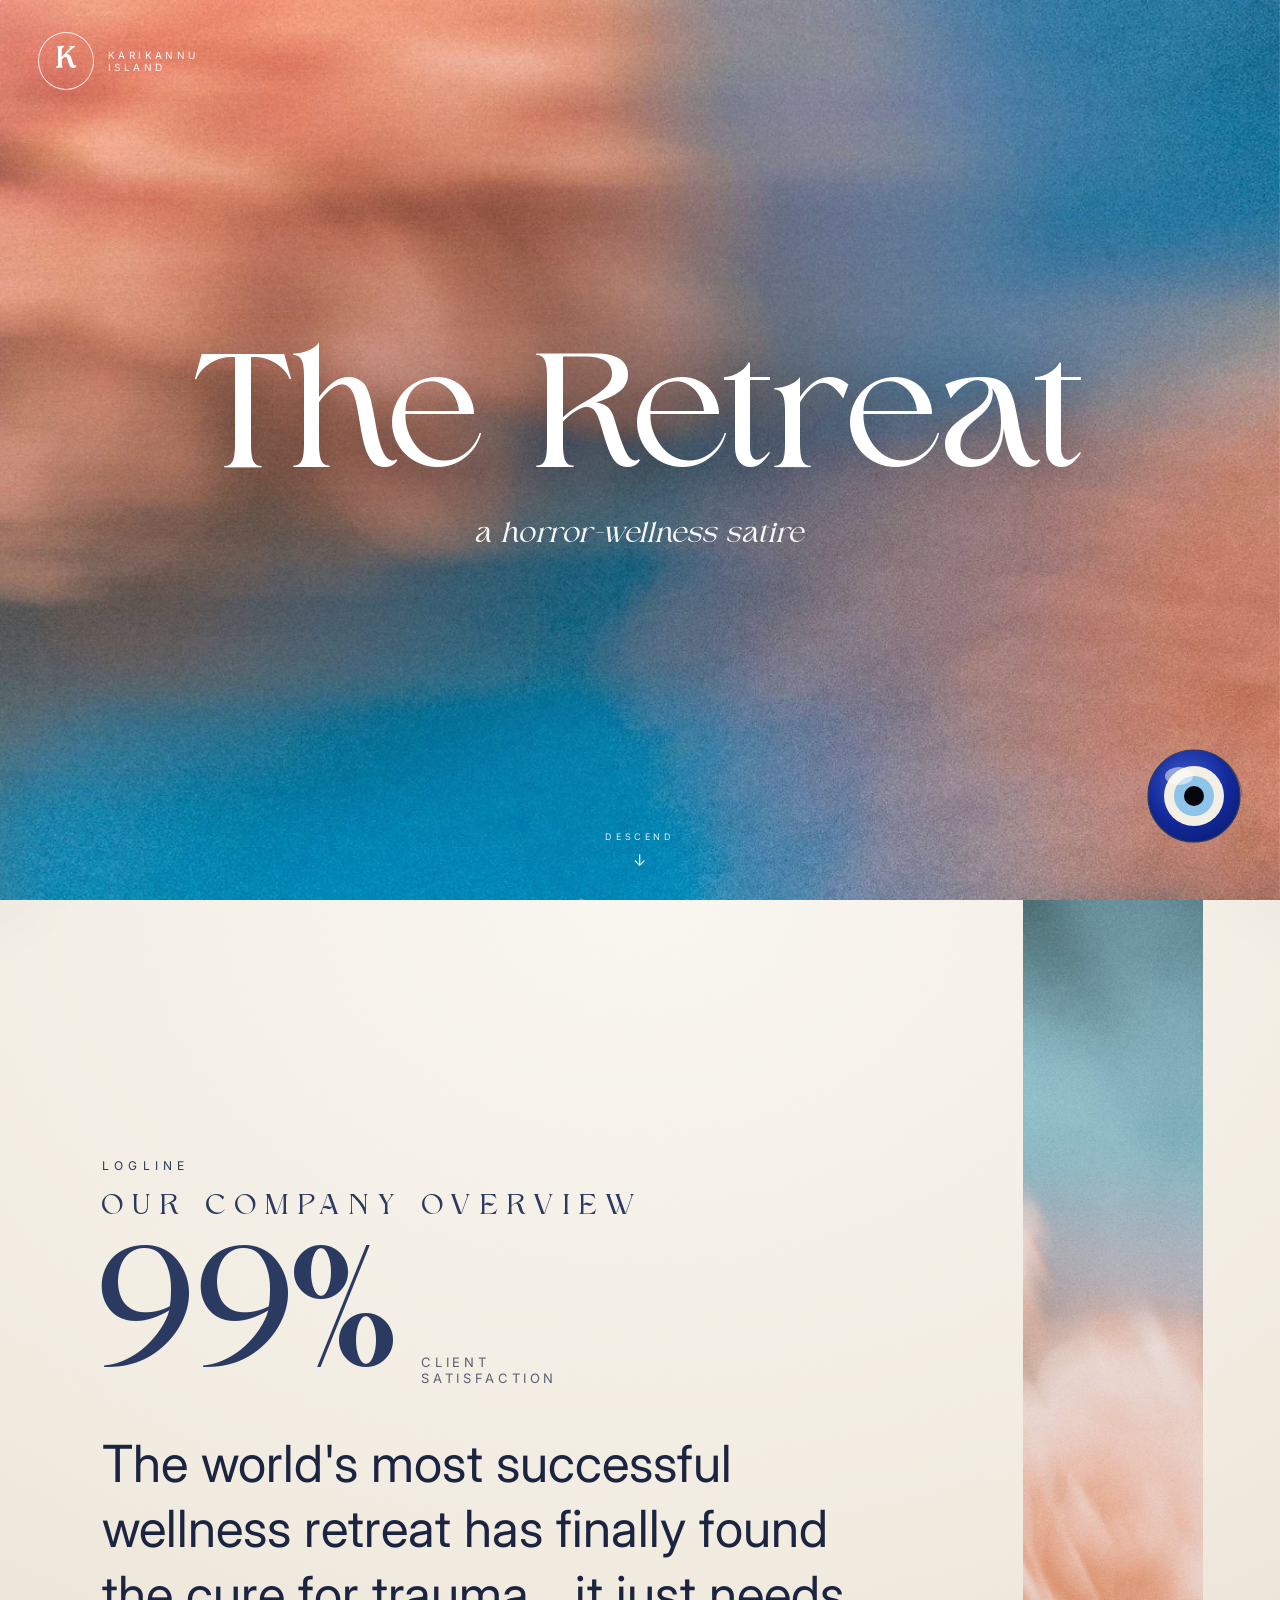
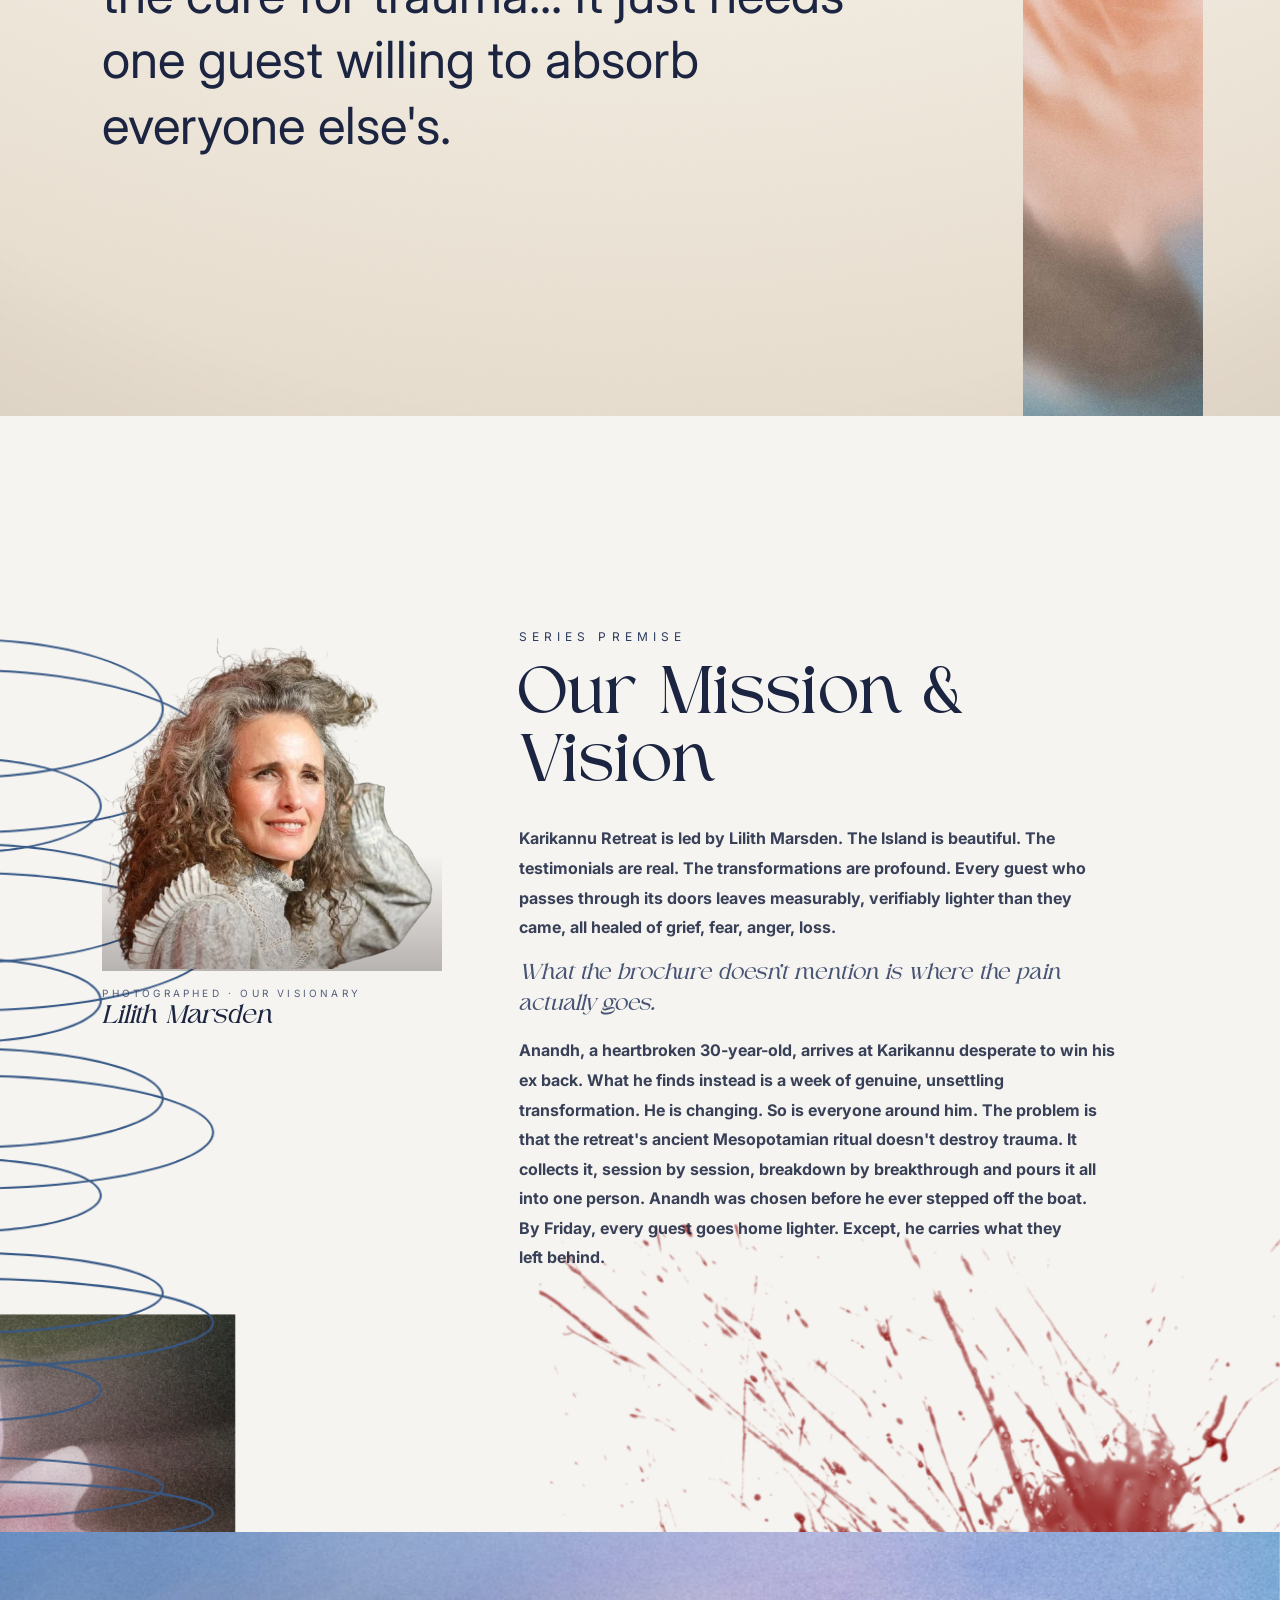
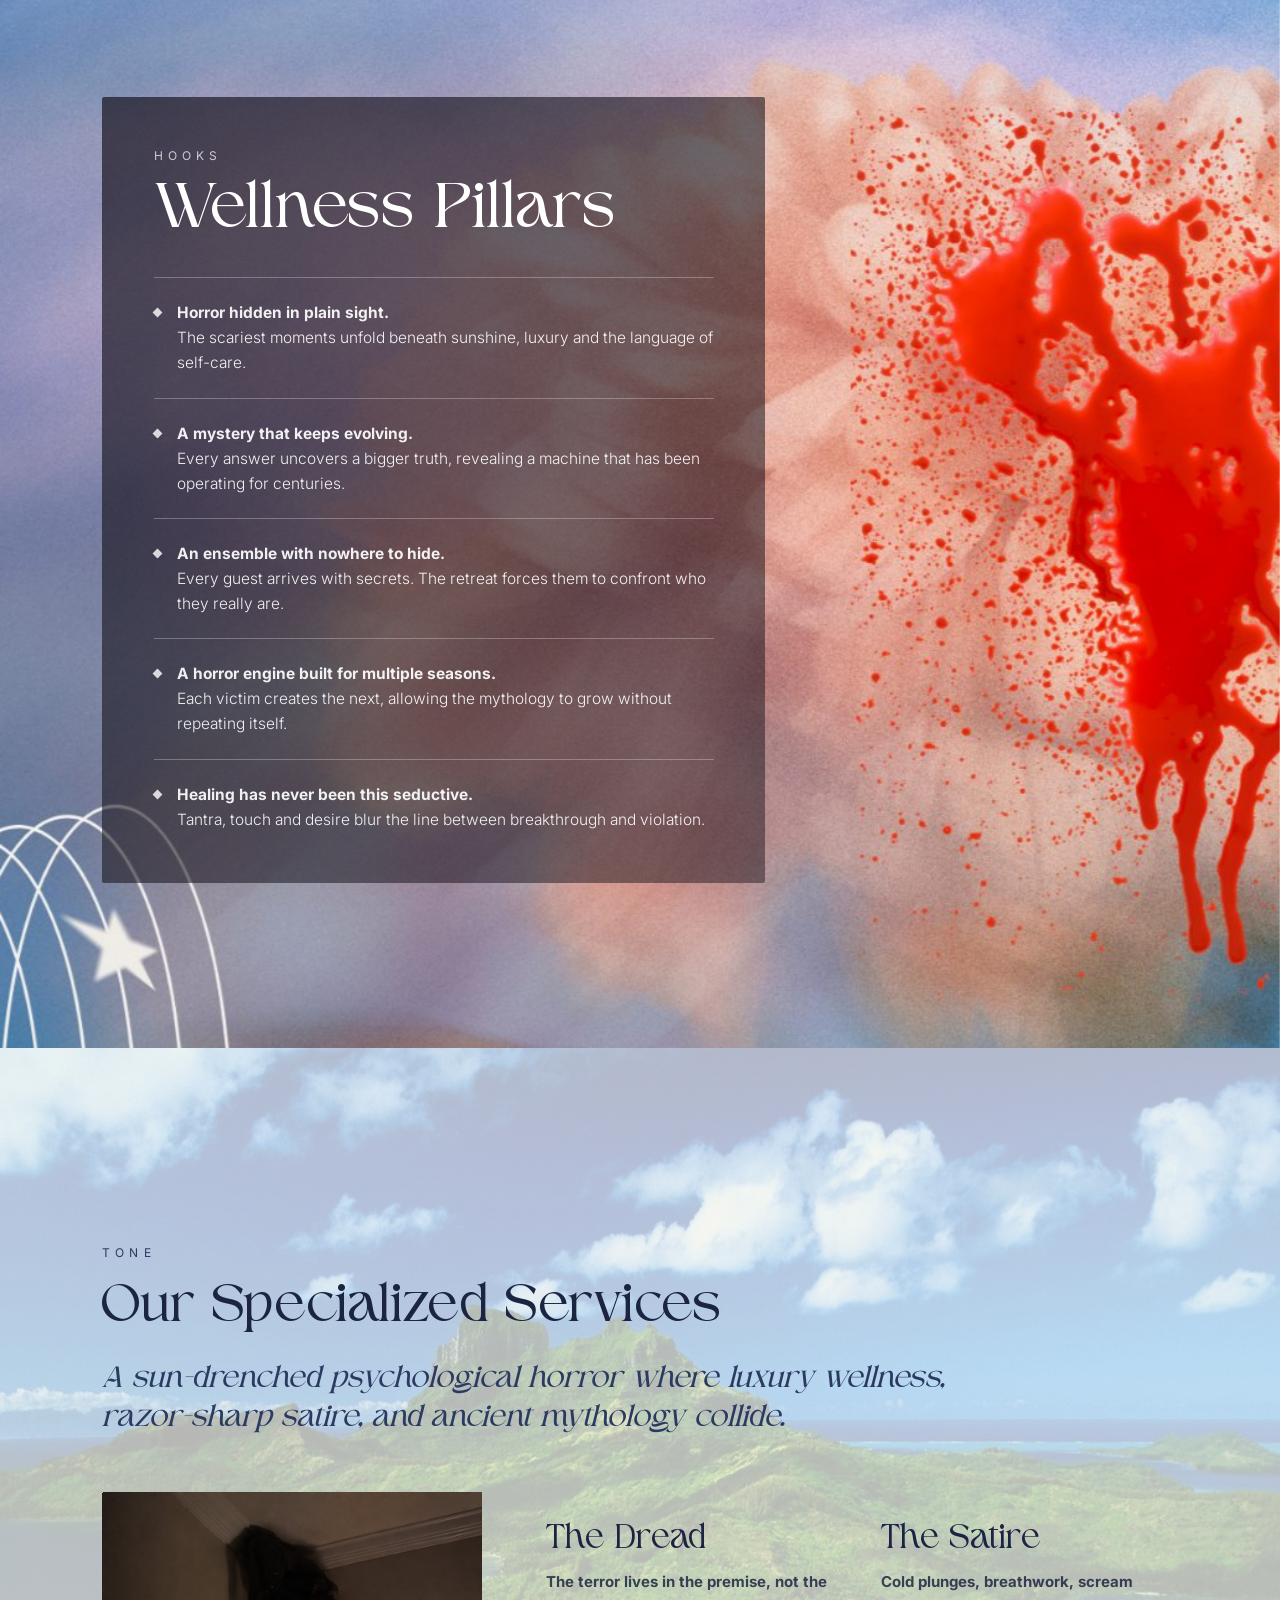
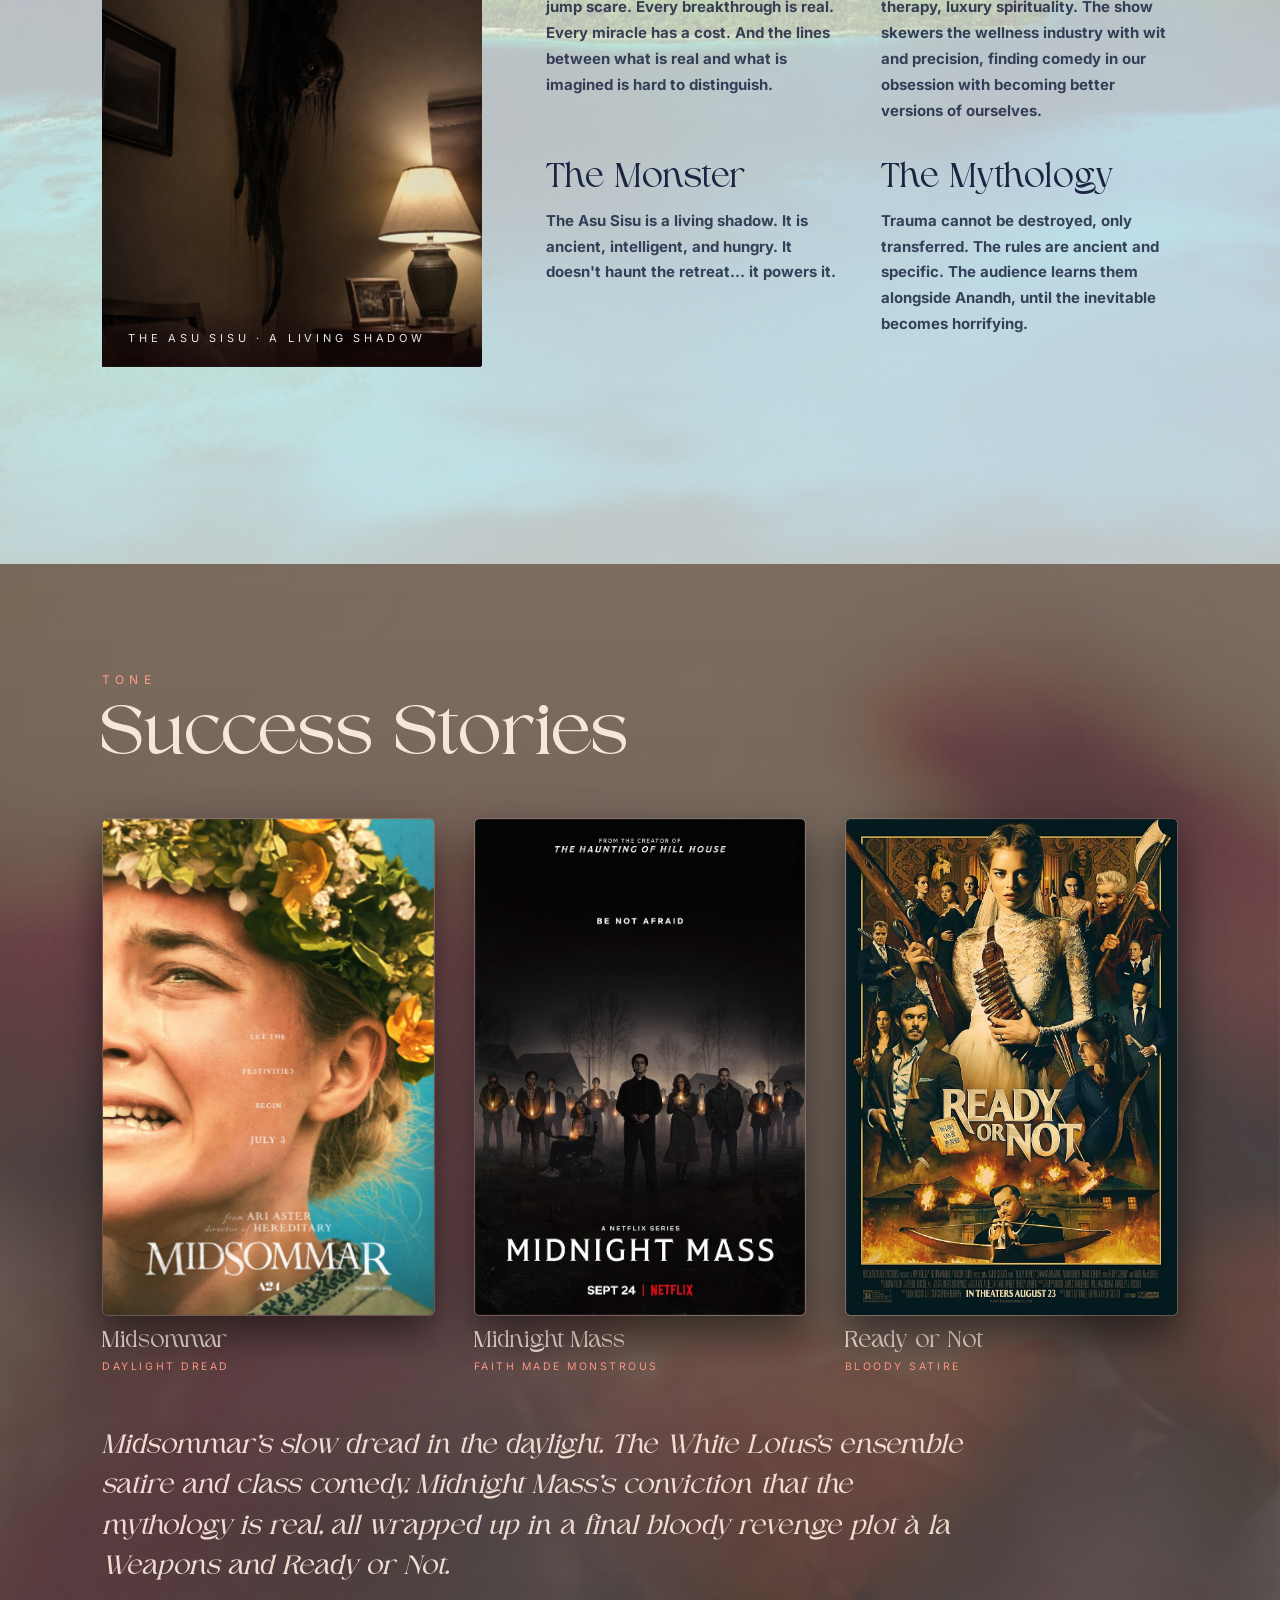
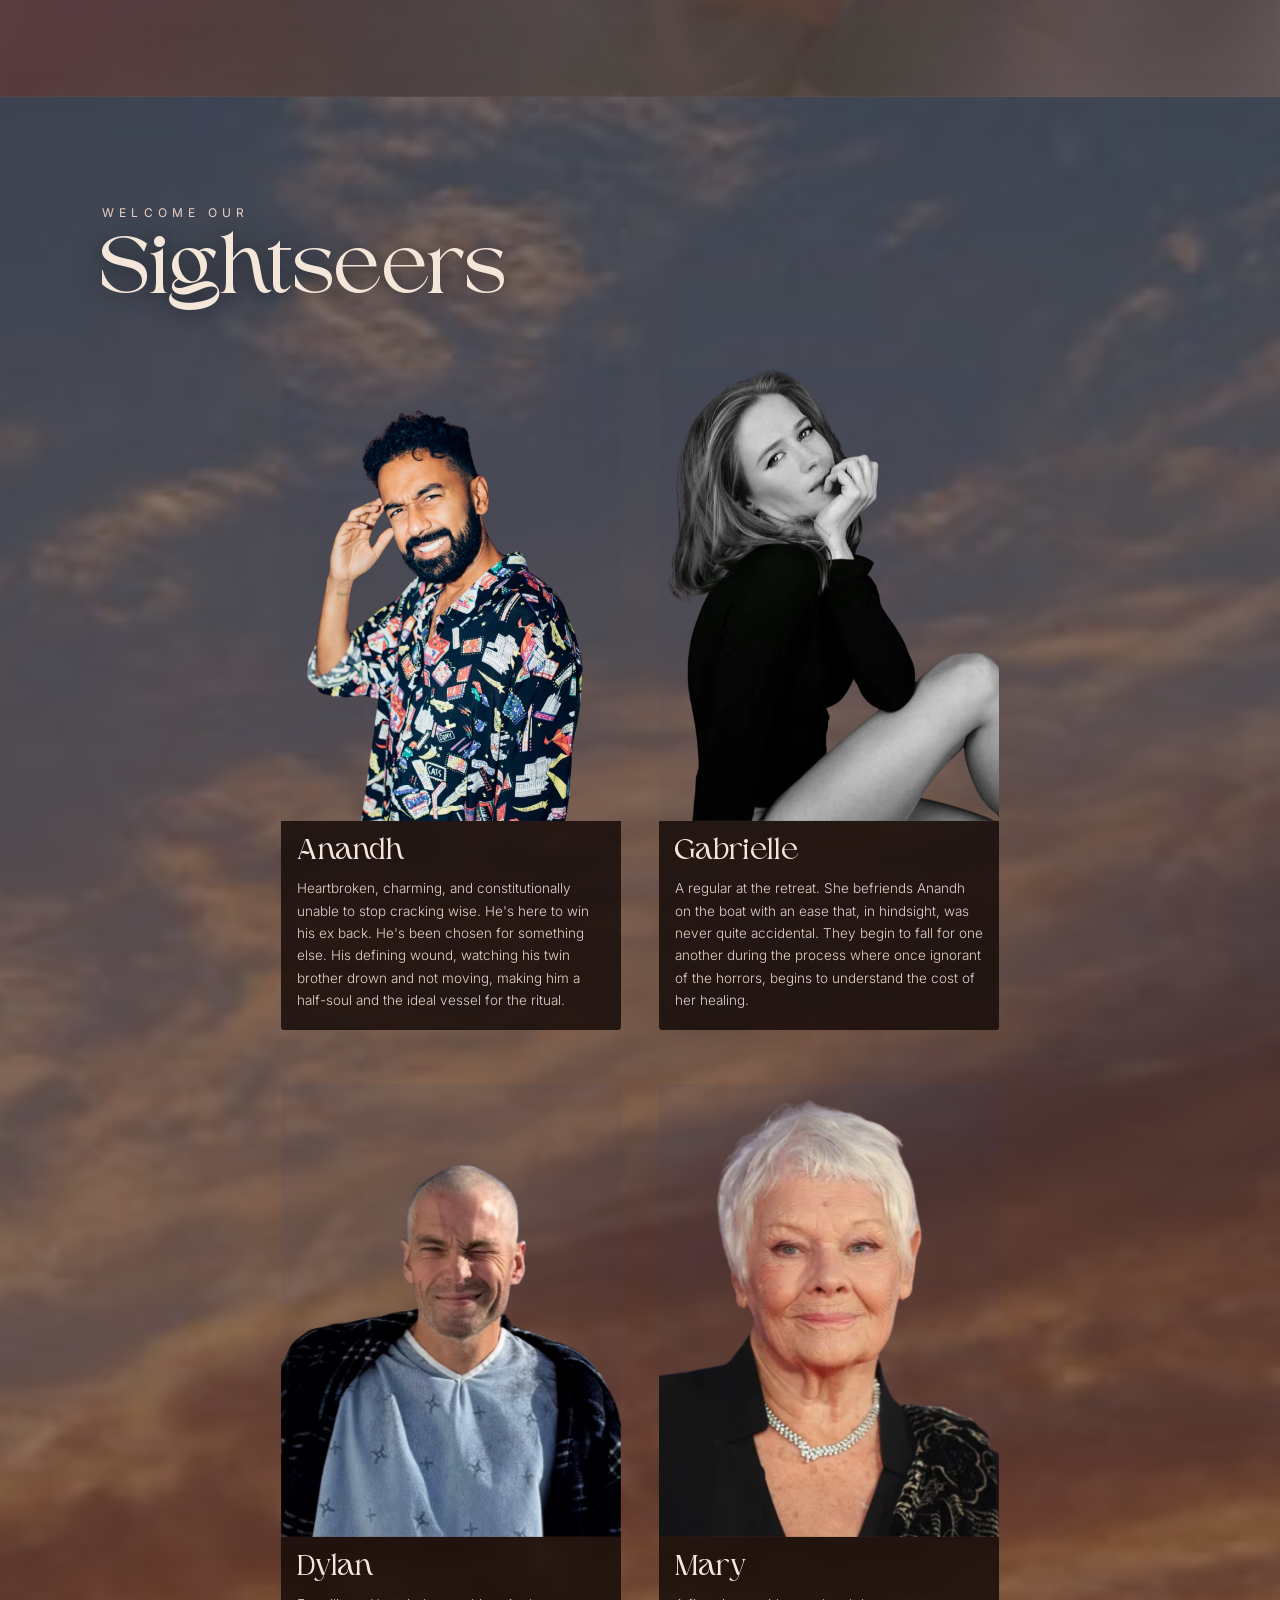
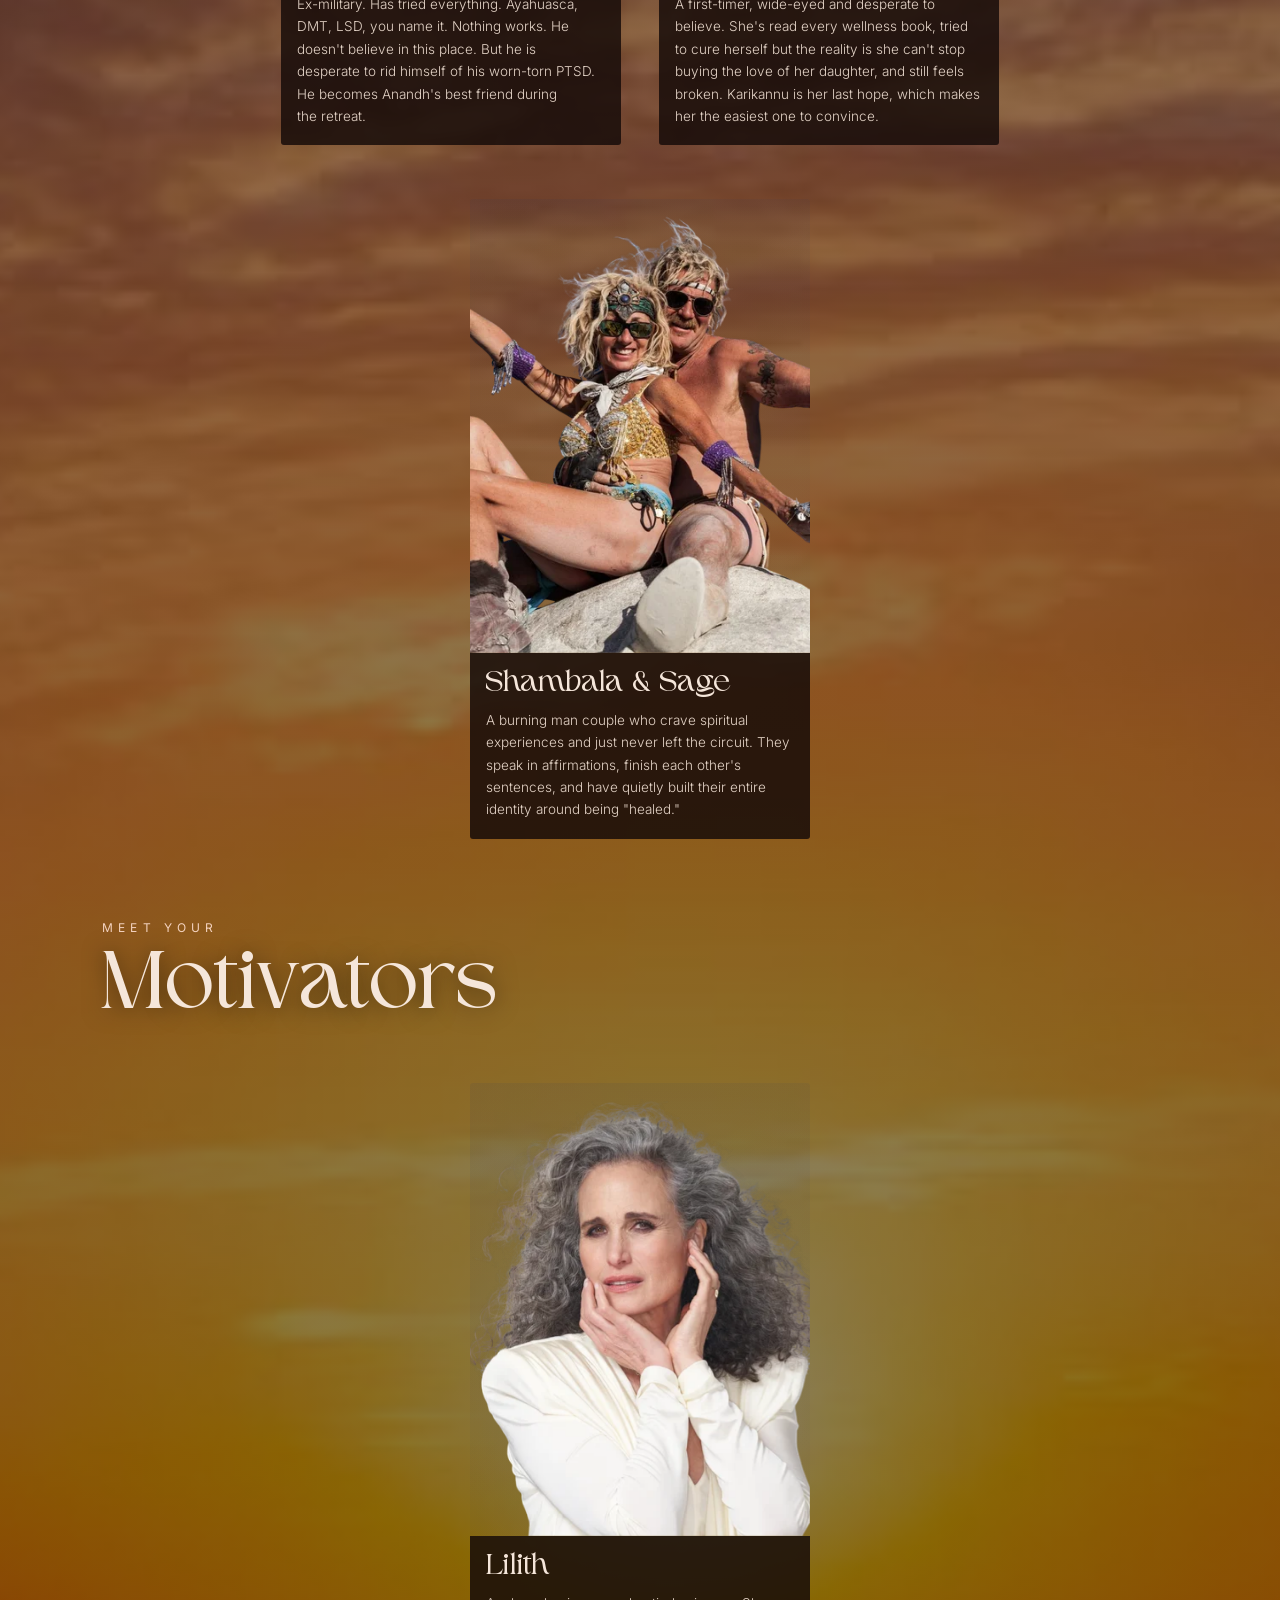
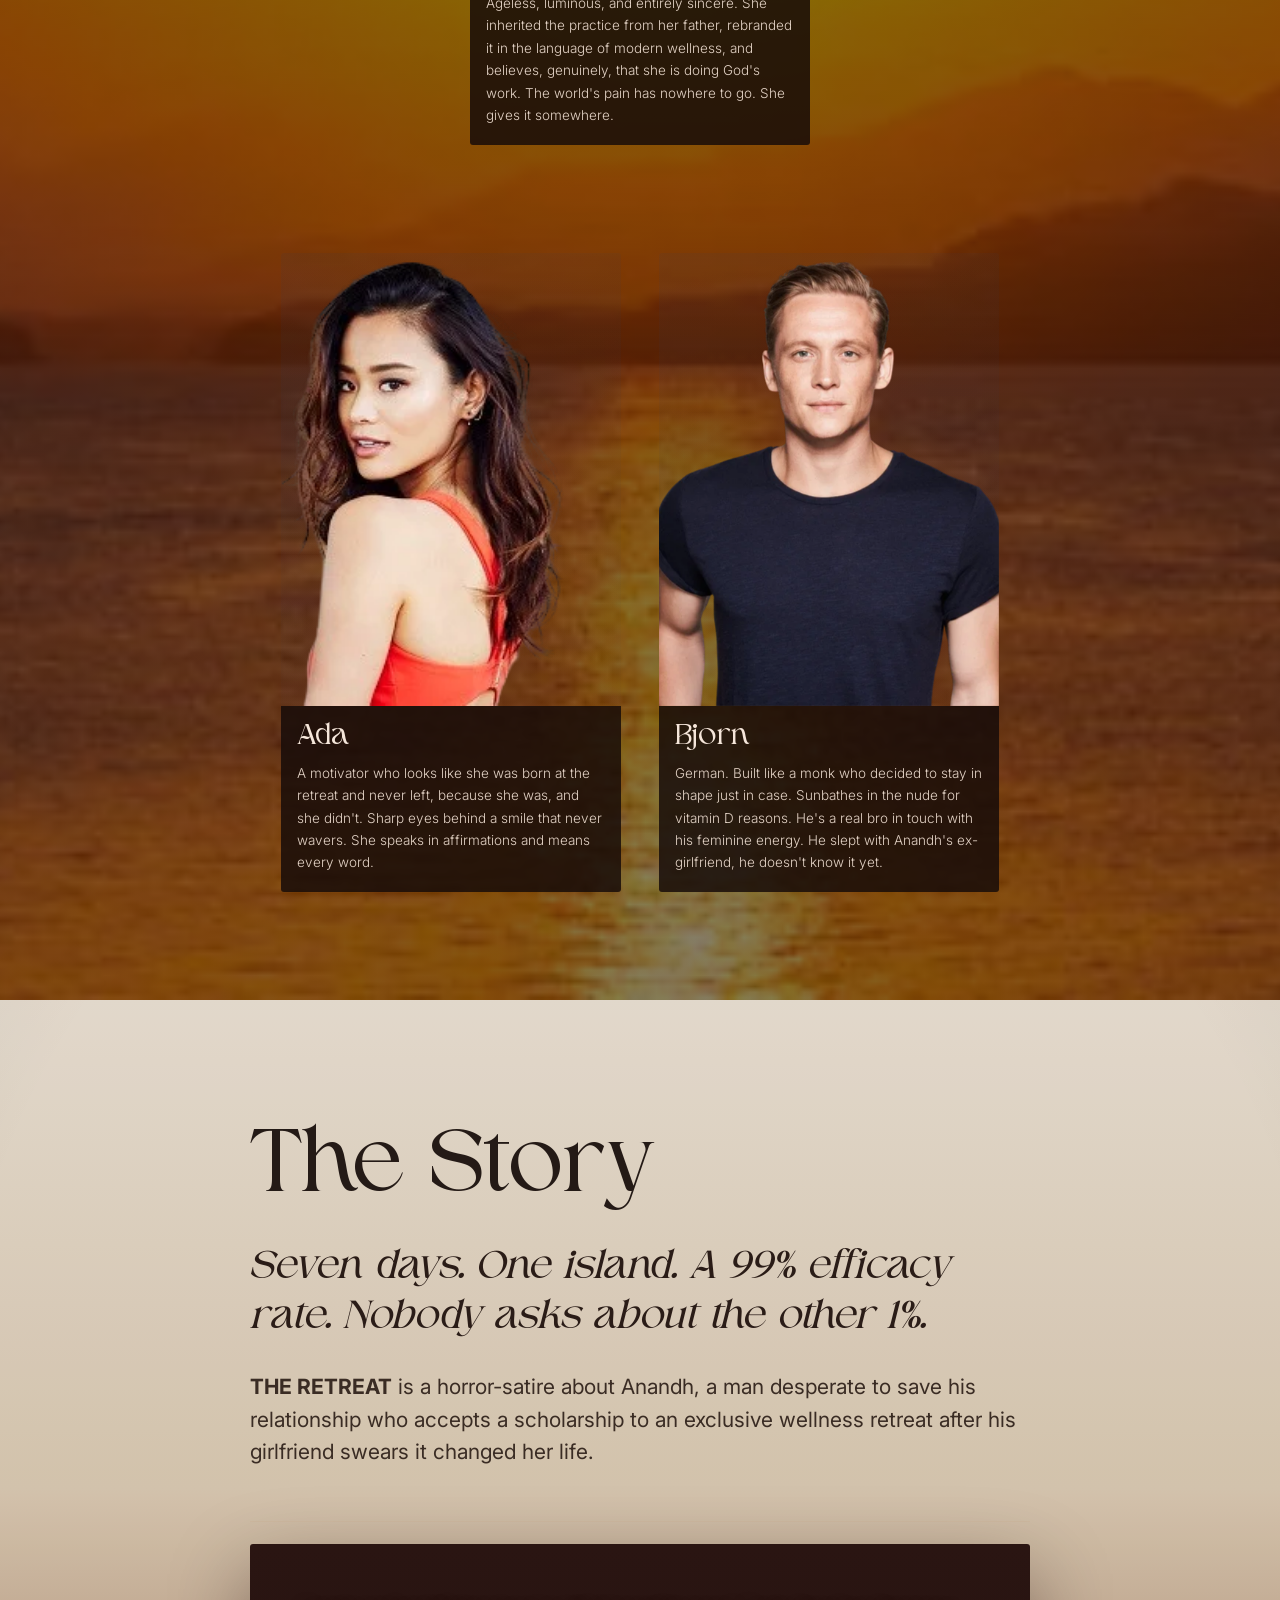
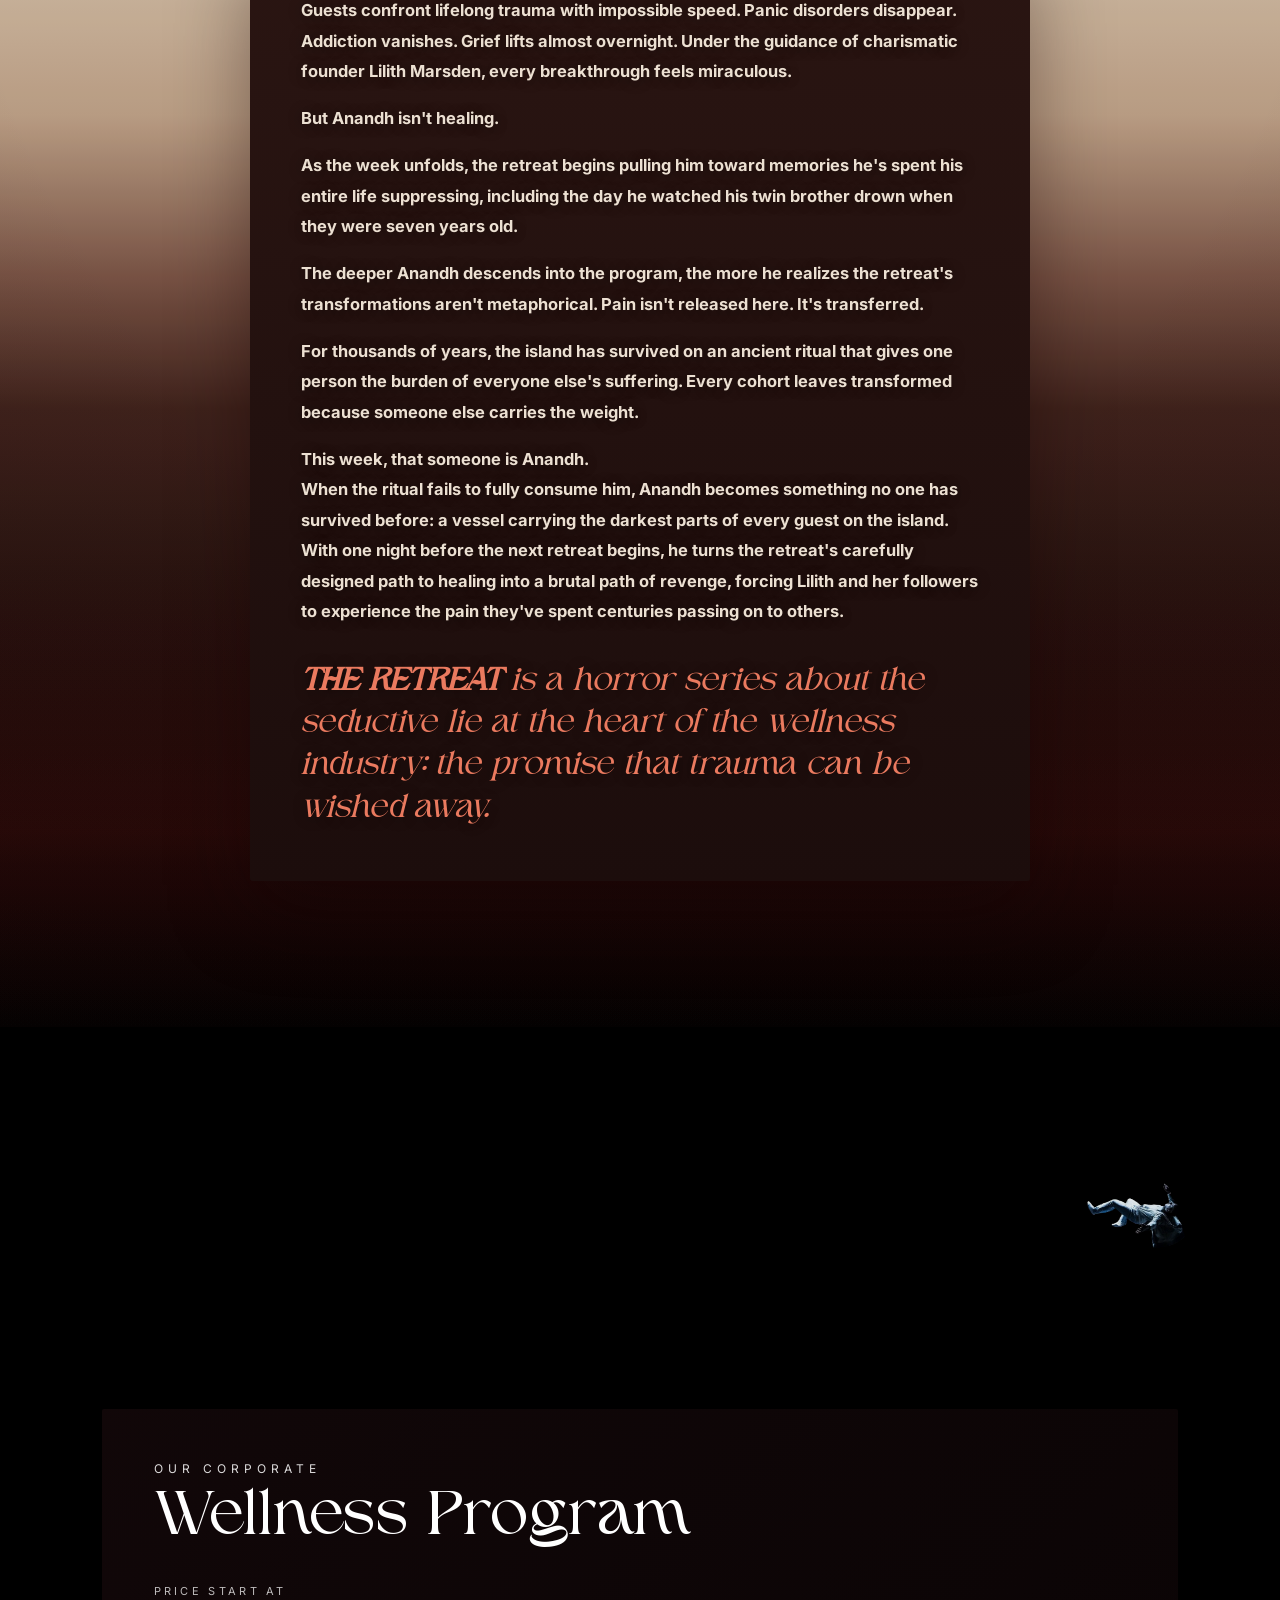
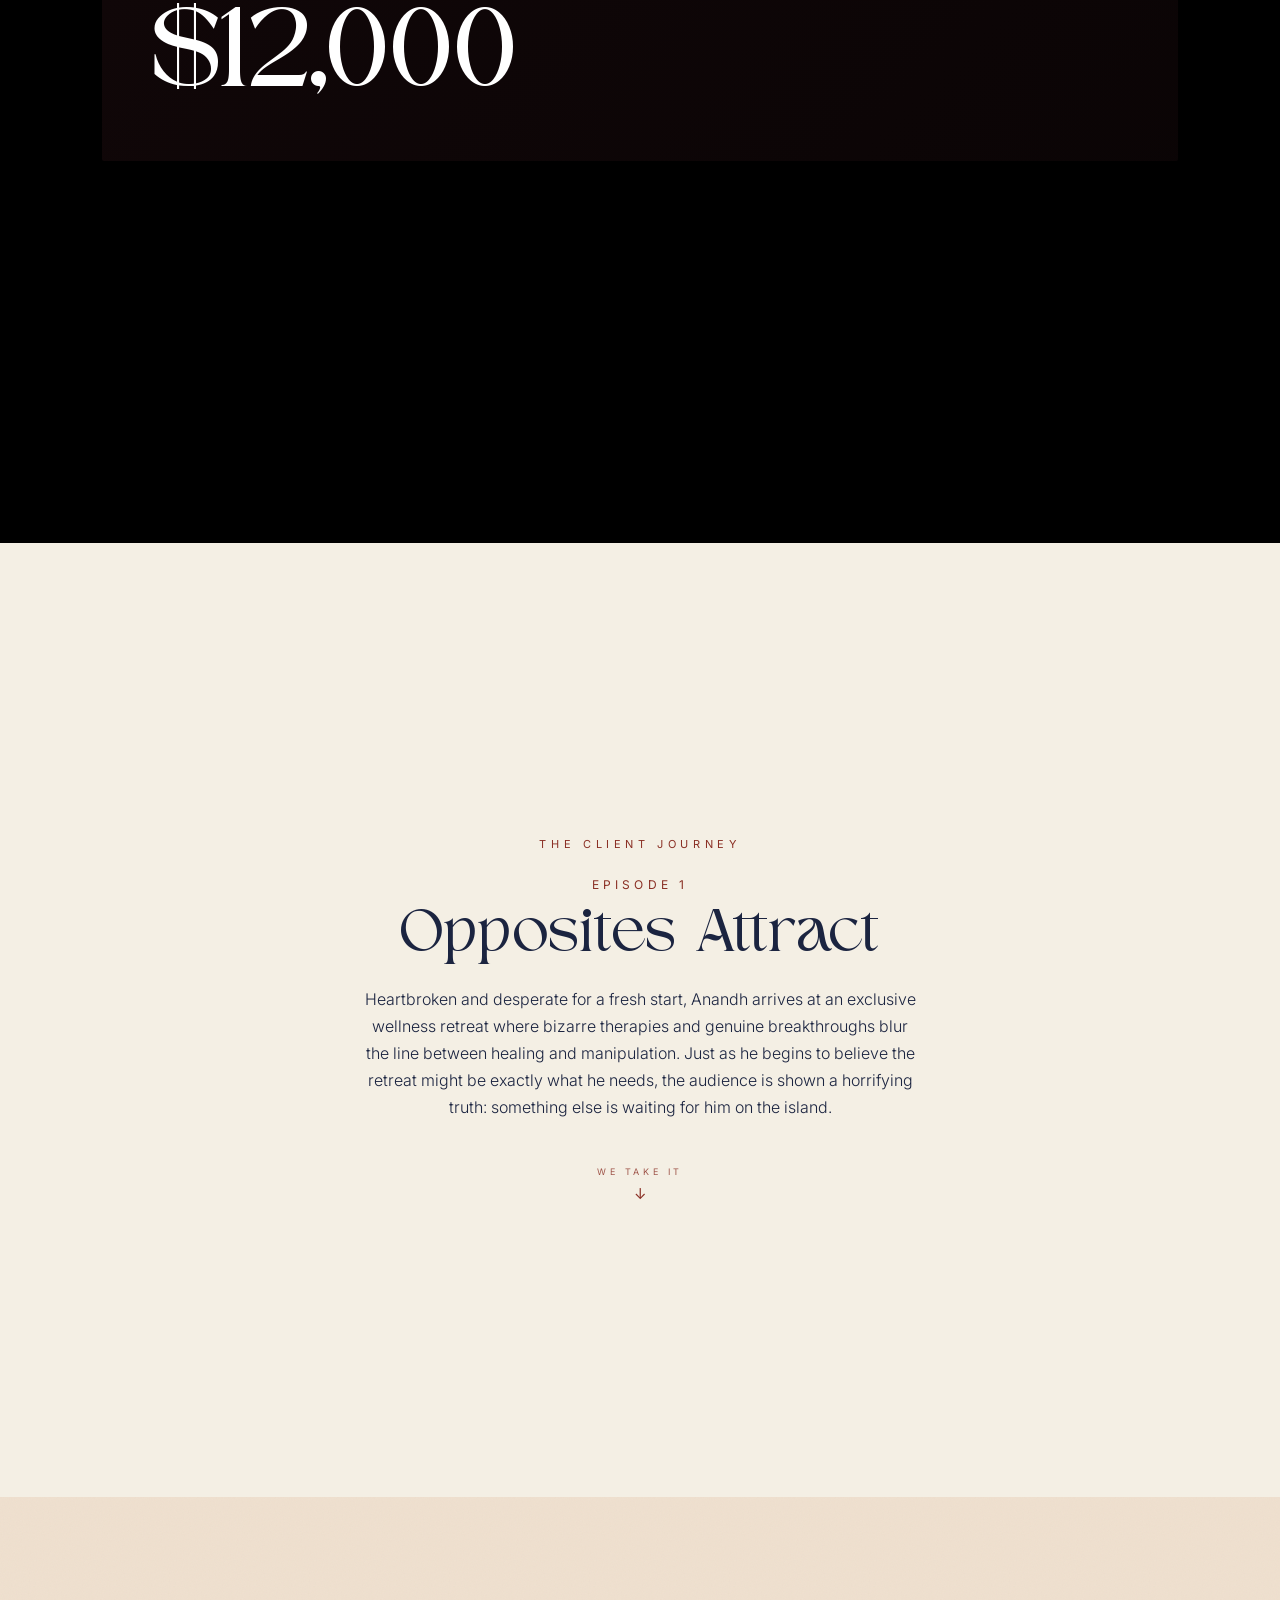
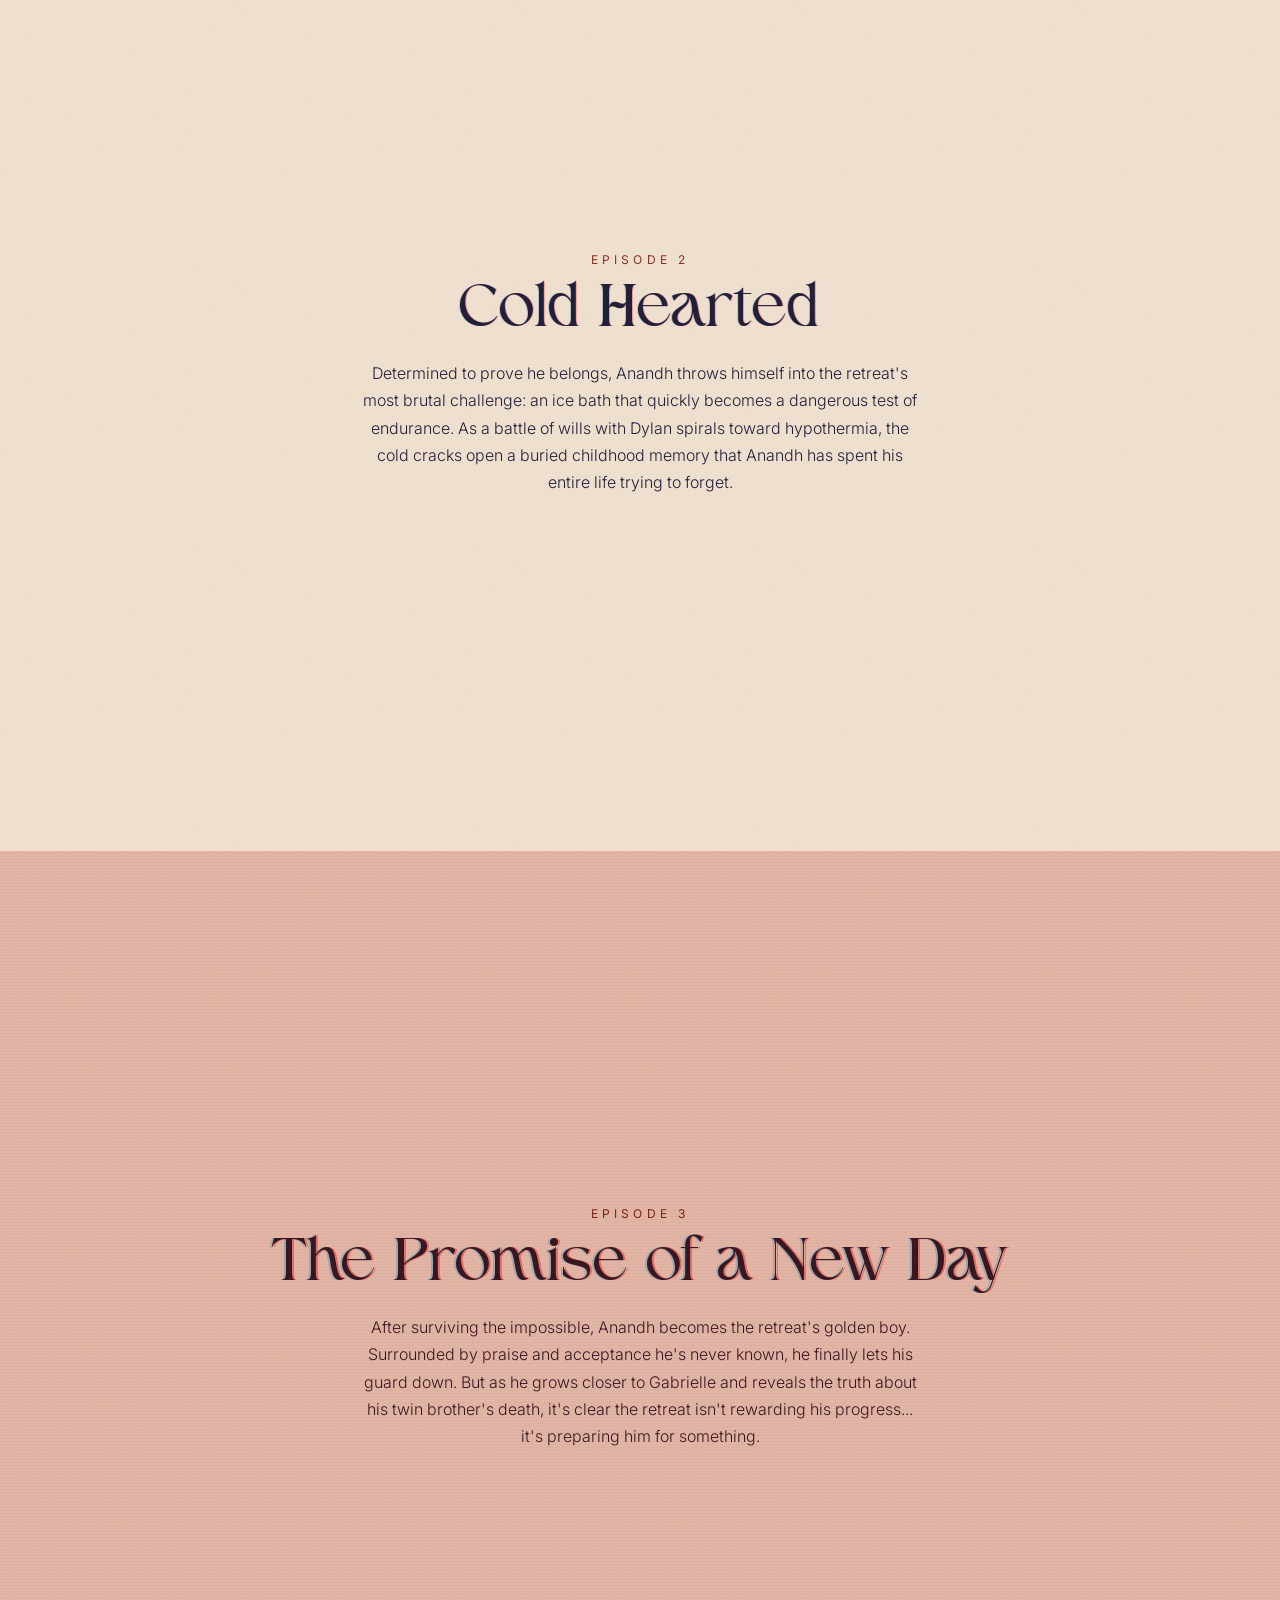
<file: site/index.html>
<!DOCTYPE html>
<html lang="en">
<head>
<meta charset="utf-8">
<meta name="viewport" content="width=device-width, initial-scale=1">
<title>The Retreat: a horror-wellness satire</title>
<meta name="description" content="The Retreat: a horror-wellness satire. Karikannu Island promises the cure for trauma. It just needs one guest willing to absorb everyone else's.">
<link rel="preconnect" href="https://fonts.googleapis.com">
<link rel="preconnect" href="https://fonts.gstatic.com" crossorigin>
<link href="https://fonts.googleapis.com/css2?family=Inter:wght@300;400;500;600&display=swap" rel="stylesheet">
<link rel="stylesheet" href="css/style.css">
</head>
<body>

<div id="page" style="position:relative; overflow-x:hidden; font-family:'Inter',sans-serif; color:var(--ink); --ink:#1b2440; --accent:#2b3a60; --line:rgba(43,58,96,0.22);">

  <!-- ATMOSPHERE (all behind sections; images stay pristine) -->
  <div data-bg style="position:fixed; inset:0; z-index:-10; background:#f6f4f0; transform:translateZ(0);"></div>
  <div data-glow style="position:fixed; inset:0; z-index:-9; pointer-events:none; opacity:0; background:radial-gradient(130% 100% at 50% 78%, rgba(190,26,22,.62), transparent 66%); will-change:opacity; transform:translateZ(0);"></div>
  <div data-progress style="position:fixed; top:0; left:0; height:3px; width:100%; transform:scaleX(0); transform-origin:left center; z-index:60; background:linear-gradient(90deg, #2b3a60, #8a1414 58%, #e6231a); box-shadow:0 0 12px rgba(230,30,20,.5); transition:transform .12s linear; pointer-events:none;"></div>
  <div data-grain style="position:fixed; inset:0; z-index:-8; pointer-events:none; opacity:.09; background-image:url(&quot;data:image/svg+xml,%3Csvg xmlns='http://www.w3.org/2000/svg' width='140' height='140'%3E%3Cfilter id='n'%3E%3CfeTurbulence type='fractalNoise' baseFrequency='0.85' numOctaves='2'/%3E%3C/filter%3E%3Crect width='100%25' height='100%25' filter='url(%23n)' opacity='0.55'/%3E%3C/svg%3E&quot;);"></div>

  <!-- FIXED EVIL-EYE : spiral rings + star, pupil tracks cursor, escalates to blood -->
  <div data-eyewrap style="position:fixed; right:26px; bottom:26px; z-index:50; display:flex; flex-direction:column; align-items:center; gap:8px; pointer-events:none;">
    <svg data-eye viewBox="0 0 120 120" width="120" height="120" style="display:block; overflow:visible;">
      <defs>
        <clipPath id="ret2-disc"><circle cx="60" cy="60" r="46"></circle></clipPath>
        <radialGradient id="ret2-cobalt" cx="0.42" cy="0.34" r="0.9">
          <stop offset="0" stop-color="#3d59cc"></stop>
          <stop offset="0.5" stop-color="#12299a"></stop>
          <stop offset="1" stop-color="#0a1560"></stop>
        </radialGradient>
        <radialGradient id="ret2-cobaltred" cx="0.42" cy="0.34" r="0.9">
          <stop offset="0" stop-color="#8a1414"></stop>
          <stop offset="0.5" stop-color="#4d0a0a"></stop>
          <stop offset="1" stop-color="#260404"></stop>
        </radialGradient>
      </defs>
      <!-- faint spiral orbit (deck motif), escalates -->
      <g data-eyespin style="transform-origin:60px 60px; animation:ret2-spin 120s linear infinite; opacity:0.5;">
        <path d="M65.00 60.00 L65.14 60.50 L65.23 61.02 L65.27 61.57 L65.24 62.13 L65.16 62.71 L65.01 63.28 L64.80 63.86 L64.52 64.42 L64.18 64.96 L63.78 65.48 L63.31 65.96 L62.79 66.40 L62.21 66.80 L61.58 67.14 L60.90 67.43 L60.18 67.64 L59.43 67.79 L58.66 67.86 L57.86 67.86 L57.05 67.77 L56.24 67.60 L55.44 67.34 L54.65 67.00 L53.89 66.57 L53.16 66.06 L52.48 65.47 L51.84 64.80 L51.27 64.06 L50.76 63.25 L50.33 62.38 L49.98 61.46 L49.72 60.50 L49.55 59.49 L49.49 58.47 L49.53 57.42 L49.67 56.36 L49.92 55.31 L50.27 54.28 L50.74 53.27 L51.31 52.30 L51.98 51.37 L52.75 50.51 L53.61 49.71 L54.56 48.99 L55.59 48.37 L56.69 47.84 L57.85 47.41 L59.06 47.10 L60.32 46.90 L61.60 46.83 L62.90 46.88 L64.20 47.07 L65.50 47.38 L66.77 47.82 L68.01 48.40 L69.20 49.10 L70.32 49.92 L71.38 50.86 L72.34 51.91 L73.21 53.06 L73.97 54.31 L74.62 55.64 L75.13 57.04 L75.51 58.50 L75.75 60.00 L75.84 61.54 L75.78 63.09 L75.57 64.65 L75.20 66.19 L74.68 67.70 L74.00 69.17 L73.18 70.59 L72.22 71.93 L71.12 73.18 L69.89 74.32 L68.54 75.35 L67.08 76.26 L65.53 77.02 L63.90 77.64 L62.20 78.10 L60.44 78.39 L58.66 78.51 L56.85 78.46 L55.04 78.23 L53.24 77.82 L51.48 77.23 L49.77 76.47 L48.13 75.54 L46.57 74.44 L45.12 73.19 L43.78 71.79 L42.57 70.25 L41.52 68.59 L40.62 66.82 L39.89 64.96 L39.34 63.02 L38.98 61.02 L38.82 58.98 L38.85 56.91 L39.09 54.85 L39.53 52.80 L40.17 50.78 L41.01 48.83 L42.04 46.95 L43.26 45.17 L44.66 43.50 L46.22 41.97 L47.94 40.58 L49.79 39.36 L51.78 38.31 L53.86 37.46 L56.04 36.81 L58.28 36.37 L60.58 36.15 L62.90 36.16 L65.22 36.39 L67.52 36.84 L69.79 37.52 L71.99 38.43 L74.11 39.55 L76.13 40.88 L78.02 42.41 L79.76 44.13 L81.34 46.02 L82.73 48.07 L83.93 50.26 L84.92 52.56 L85.68 54.97 L86.21 57.46 L86.50 60.00 L86.54 62.57 L86.33 65.15 L85.87 67.72 L85.16 70.24 L84.20 72.70 L83.00 75.07 L81.56 77.32 L79.91 79.43 L78.05 81.39 L75.99 83.17 L73.76 84.75 L71.38 86.11 L68.85 87.25 L66.22 88.14 L63.49 88.77 L60.70 89.14 L57.88 89.23 L55.04 89.06 L52.21 88.60 L49.43 87.87 L46.72 86.87 L44.10 85.60 L41.60 84.08 L39.25 82.31 L37.07 80.31 L35.08 78.10 L33.31 75.70 L31.77 73.12 L30.48 70.39 L29.45 67.53 L28.70 64.57 L28.24 61.54 L28.08 58.46 L28.21 55.36 L28.65 52.27 L29.39 49.23 L30.42 46.25 L31.74 43.38 L33.34 40.63 L35.21 38.04 L37.34 35.63 L39.69 33.42 L42.27 31.45 L45.03 29.72 L47.96 28.26 L51.04 27.09 L54.23 26.22 L57.51 25.65 L60.84 25.41 L64.19 25.48 L67.54 25.89 L70.85 26.62 L74.08 27.67 L77.22 29.03 L80.22 30.70 L83.06 32.67 L85.71 34.90 L88.14 37.40 L90.33 40.13 L92.25 43.07 L93.89 46.20 L95.22 49.49 L96.23 52.91 L96.91 56.42 L97.25 60.00 L97.24 63.61 L96.88 67.22 L96.17 70.79 L95.11 74.30 L93.72 77.70 L91.99 80.96 L89.95 84.05 L87.60 86.94 L84.98 89.61 L82.10 92.02 L78.99 94.15 L75.67 95.97 L72.18 97.47 L68.54 98.63 L64.79 99.44 L60.96 99.88 L57.10 99.96 L53.23 99.65 L49.39 98.97 L45.62 97.92 L41.95 96.51 L38.43 94.73 L35.07 92.62 L31.93 90.18 L29.02 87.44 L26.39 84.42 L24.04 81.15 L22.02 77.65 L20.34 73.96 L19.02 70.10 L18.07 66.12 L17.51 62.06 L17.34 57.94 L17.58 53.81 L18.21 49.70 L19.25 45.66 L20.67 41.72 L22.47 37.93 L24.65 34.31 L27.17 30.91 L30.01 27.76 L33.17 24.88 L36.59 22.32 L40.27 20.08 L44.15 18.21 L48.22 16.72 L52.42 15.62 L56.73 14.93 L61.10 14.66 L65.49 14.81 L69.86 15.39 L74.17 16.39 L78.38 17.81 L82.44 19.64 L86.33 21.86 L89.99 24.45 L93.40 27.40 L96.52 30.67 L99.32 34.24 L101.77 38.08 L103.84 42.15 L105.52 46.42 L106.78 50.84 L107.61 55.38 L108.00 60.00" fill="none" stroke="var(--accent)" stroke-width="1" stroke-linecap="round"></path>
      </g>
      <!-- calm nazar bead (blue) -->
      <circle cx="60" cy="60" r="46" fill="url(#ret2-cobalt)"></circle>
      <circle cx="60" cy="60" r="30" fill="#f3efe4"></circle>
      <circle cx="60" cy="60" r="20" fill="#8ec3ea"></circle>
      <!-- evil nazar (blood) crossfades in on scroll -->
      <g data-eyered opacity="0">
        <circle cx="60" cy="60" r="46" fill="url(#ret2-cobaltred)"></circle>
        <circle cx="60" cy="60" r="30" fill="#e7cabf"></circle>
        <circle cx="60" cy="60" r="20" fill="#cc2620"></circle>
      </g>
      <!-- cracks radiate over the iris as it turns evil -->
      <g clip-path="url(#ret2-disc)">
        <g data-veins stroke="#6e0c0c" stroke-width="0.9" fill="none" stroke-linecap="round" opacity="0">
          <path d="M60 60 L33 39"></path>
          <path d="M60 60 L89 41"></path>
          <path d="M60 60 L86 85"></path>
          <path d="M60 60 L35 83"></path>
          <path d="M60 60 L61 29"></path>
          <path d="M60 60 L30 62"></path>
          <path d="M60 60 L91 64"></path>
        </g>
      </g>
      <!-- pupil : follows the cursor, dilates as it turns evil -->
      <g data-pupil="12" style="transition:transform .16s ease-out;">
        <circle data-eyestar cx="60" cy="60" r="10" fill="#06070c" style="transform-origin:60px 60px;"></circle>
      </g>
      <!-- glass sheen + rim -->
      <ellipse cx="45" cy="40" rx="14" ry="9" fill="rgba(255,255,255,0.5)"></ellipse>
      <circle cx="60" cy="60" r="46" fill="none" stroke="var(--accent)" stroke-width="1.2"></circle>
    </svg>
    <div data-eyelabel style="font-family:'Inter',sans-serif; font-size:8px; letter-spacing:.4em; text-transform:uppercase; color:var(--accent); opacity:0;">it watches</div>
  </div>

  <!-- ░░ 01 · COVER ░░ -->
  <section data-screen-label="01 Cover" style="position:relative; min-height:100vh; display:flex; align-items:center; justify-content:center; overflow:hidden;">
    <img src="assets/hero-opt.jpg" alt="" style="position:absolute; inset:0; width:100%; height:100%; object-fit:cover;">
    <div style="position:absolute; inset:0; background:radial-gradient(80% 70% at 50% 50%, rgba(24,20,32,.32), rgba(24,20,32,.05) 60%, transparent 78%);"></div>
    <!-- K logo mark, top-left -->
    <div style="position:absolute; top:32px; left:38px; z-index:3; display:flex; align-items:center; gap:14px;">
      <span style="display:flex; align-items:center; justify-content:center; width:54px; height:54px; border:1.4px solid rgba(255,255,255,.82); border-radius:50%; font-family:'Higuen',serif; font-weight:600; font-size:31px; color:#fff; line-height:1; padding-bottom:2px;">K</span>
      <span style="font-family:'Inter',sans-serif; font-size:10px; letter-spacing:.34em; text-transform:uppercase; color:rgba(255,255,255,.9);">Karikannu<br>island</span>
    </div>
    <div data-reveal style="position:relative; z-index:2; text-align:center; padding:24px; color:#fff;">
      <h1 style="font-family:'Higuen',serif; font-weight:500; font-size:clamp(64px,13vw,168px); line-height:.9; margin:0; text-shadow:0 3px 40px rgba(20,14,24,.4);">The Retreat</h1>
      <div style="font-family:'Higuen',serif; font-style:italic; font-size:clamp(18px,2.6vw,28px); letter-spacing:.02em; margin-top:20px; color:rgba(255,255,255,.94);">a horror-wellness satire</div>
    </div>
    <div style="position:absolute; bottom:30px; left:50%; transform:translateX(-50%); z-index:2; display:flex; flex-direction:column; align-items:center; gap:8px; animation:ret2-drift 2.6s ease-in-out infinite; color:#fff;">
      <span style="font-family:'Inter',sans-serif; font-size:9px; letter-spacing:.4em; text-transform:uppercase; opacity:.85;">DESCEND</span>
      <span style="font-size:16px; opacity:.85;">↓</span>
    </div>
  </section>

  <!-- ░░ 02 · OUR COMPANY OVERVIEW ░░ -->
  <section data-screen-label="02 Overview" style="isolation:isolate; position:relative; min-height:100vh; display:flex; align-items:center; padding:clamp(90px,12vh,150px) 8vw; background:radial-gradient(120% 100% at 50% 0%, #faf7f1 0%, #f2ece1 60%, #e7ddce 100%);">
    <div style="position:absolute; top:0; right:6vw; width:min(20vw,180px); height:100%; overflow:hidden; opacity:.9;">
      <img src="assets/floral-peach-tall-opt.jpg" alt="" style="width:100%; height:100%; object-fit:cover;">
    </div>
    <div style="position:absolute; inset:0; z-index:0; pointer-events:none; background:radial-gradient(120% 95% at 50% 45%, transparent 58%, rgba(40,22,20,.13));"></div>
    <div style="position:absolute; inset:0; z-index:0; pointer-events:none; transform:translateZ(0); mix-blend-mode:multiply; opacity:.05; background-image:url(&quot;data:image/svg+xml,%3Csvg xmlns='http://www.w3.org/2000/svg' width='140' height='140'%3E%3Cfilter id='n'%3E%3CfeTurbulence type='fractalNoise' baseFrequency='0.85' numOctaves='2'/%3E%3C/filter%3E%3Crect width='100%25' height='100%25' filter='url(%23n)' opacity='0.55'/%3E%3C/svg%3E&quot;);"></div>
    <div data-reveal style="max-width:760px; position:relative; z-index:1;">
      <div style="font-family:'Inter',sans-serif; font-size:12px; letter-spacing:.42em; text-transform:uppercase; color:var(--accent); margin-bottom:18px;">Logline</div>
      <div style="font-family:Higuen; font-size:clamp(18px,4.4vw,30px); letter-spacing:.3em; text-transform:uppercase; color:var(--accent); margin-bottom:28px;">Our Company Overview</div>
      <div style="display:flex; align-items:baseline; gap:22px; margin-bottom:34px; flex-wrap:wrap;">
        <span style="font-family:'Higuen',serif; font-weight:500; font-size:clamp(90px,14vw,180px); line-height:.82; color:var(--accent);">99%</span>
        <span style="font-family:'Inter',sans-serif; font-size:13px; letter-spacing:.28em; text-transform:uppercase; color:var(--ink); opacity:.7;">Client<br>Satisfaction</span>
      </div>
      <p style="font-family:'Inter',sans-serif; font-weight:400; font-size:clamp(28px,4vw,52px); line-height:1.28; margin:0; color:var(--ink); text-wrap:pretty;">The world's most successful wellness retreat has finally found the cure for trauma... it just needs one guest willing to absorb everyone else's.</p>
    </div>
  </section>

  <!-- ░░ 03 · OUR MISSION & VISION ░░ -->
  <section data-screen-label="03 Mission" style="position:relative; min-height:100vh; display:flex; align-items:center; padding:clamp(90px,12vh,150px) 8vw; background:url(&quot;img/mission-bg.png&quot;) center / cover no-repeat;">
    <div data-reveal style="display:flex; gap:clamp(40px,6vw,84px); align-items:flex-start; flex-wrap:wrap; max-width:1160px; margin:0 auto; width:100%; position:relative;">
      <div style="flex:0 0 auto; width:min(80vw,340px);">
        <div style="position:relative;">
          <img src="img/lilith-portrait.webp" alt="Lilith Marsden" style="width:100%; display:block; border-radius:2px;">
          <div style="position:absolute; left:0; bottom:-2px; width:100%; height:34%; background:linear-gradient(to top, rgba(20,10,12,.28), transparent);"></div>
        </div>
        <div style="margin-top:18px;">
          <div style="font-family:'Inter',sans-serif; font-size:10px; letter-spacing:.32em; text-transform:uppercase; color:var(--accent); opacity:.8;">Photographed · Our Visionary</div>
          <div style="font-family:'Higuen',serif; font-style:italic; font-size:26px; color:var(--ink); margin-top:4px;">Lilith Marsden</div>
        </div>
      </div>
      <div style="flex:1 1 420px; min-width:min(100%,300px);">
        <div style="font-family:'Inter',sans-serif; font-size:12px; letter-spacing:.42em; text-transform:uppercase; color:var(--accent); margin-bottom:18px;">Series Premise</div>
        <h2 style="font-family:'Higuen',serif; font-weight:500; font-size:clamp(38px,5.4vw,68px); line-height:1; margin:0 0 26px; color:var(--ink);">Our Mission &amp; Vision</h2>
        <div style="font-family:'Inter',sans-serif; font-weight:300; font-size:16px; line-height:1.85; color:var(--ink); opacity:.86; display:flex; flex-direction:column; gap:16px; max-width:600px; text-wrap:pretty;">
          <p style="margin:0;"><b>Karikannu Retreat is led by Lilith Marsden. The Island is beautiful. The testimonials are real. The transformations are profound. Every guest who passes through its doors leaves measurably, verifiably lighter than they came, all healed of grief, fear, anger, loss.</b></p>
          <p style="margin:0; font-family:'Higuen',serif; font-style:italic; font-size:22px; line-height:1.4; opacity:1; color:var(--accent);">What the brochure doesn't mention is where the pain actually goes.</p>
          <p style="margin:0;"><b>Anandh, a heartbroken 30-year-old, arrives at Karikannu desperate to win his ex back. What he finds instead is a week of genuine, unsettling transformation. He is changing. So is everyone around him. The problem is that the retreat's ancient Mesopotamian ritual doesn't destroy trauma. It collects it, session by session, breakdown by breakthrough and pours it all into one person. Anandh was chosen before he ever stepped off the boat. By Friday, every guest goes home lighter. Except, he carries what they left behind.</b></p>
          <p style="margin:0;"><br></p>
        </div>
      </div>
    </div>
  </section>

  <!-- ░░ 04 · WELLNESS PILLARS (full-bleed) ░░ -->
  <section data-screen-label="04 Pillars" style="position:relative; min-height:100vh; display:flex; align-items:center; padding:clamp(90px,12vh,150px) 8vw; overflow:hidden;">
    <img src="assets/bloodyone-opt.jpg" alt="" style="position:absolute; inset:0; width:100%; height:100%; object-fit:cover;">
    <div data-reveal style="position:relative; z-index:2; max-width:640px; background:linear-gradient(135deg, rgba(20,16,26,.68), rgba(20,16,26,.46)); padding:clamp(34px,4vw,54px); border-radius:2px; color:#fff;">
      <div style="font-family:'Inter',sans-serif; font-size:12px; letter-spacing:.42em; text-transform:uppercase; color:rgba(255,255,255,.72); margin-bottom:16px;">HOOKS</div>
      <h2 style="font-family:'Higuen',serif; font-weight:500; font-size:clamp(38px,5.4vw,64px); line-height:1; margin:0 0 34px;">Wellness Pillars</h2>
      <div style="display:flex; flex-direction:column; gap:22px; max-width:560px;">
        <div style="display:flex; gap:16px; align-items:flex-start; padding-top:22px; border-top:1px solid rgba(255,255,255,.28);">
          <span style="flex:0 0 auto; width:7px; height:7px; margin-top:9px; transform:rotate(45deg); background:rgba(255,255,255,.8);"></span>
          <p style="margin:0; font-family:'Inter',sans-serif; font-weight:300; font-size:15.5px; line-height:1.62; color:rgba(255,255,255,.92); text-wrap:pretty;"><strong>Horror hidden in plain sight.</strong><br>The scariest moments unfold beneath sunshine, luxury and the language of self-care.</p>
        </div>
        <div style="display:flex; gap:16px; align-items:flex-start; padding-top:22px; border-top:1px solid rgba(255,255,255,.28);">
          <span style="flex:0 0 auto; width:7px; height:7px; margin-top:9px; transform:rotate(45deg); background:rgba(255,255,255,.8);"></span>
          <p style="margin:0; font-family:'Inter',sans-serif; font-weight:300; font-size:15.5px; line-height:1.62; color:rgba(255,255,255,.92); text-wrap:pretty;"><strong>A mystery that keeps evolving.</strong><br>Every answer uncovers a bigger truth, revealing a machine that has been operating for centuries.</p>
        </div>
        <div style="display:flex; gap:16px; align-items:flex-start; padding-top:22px; border-top:1px solid rgba(255,255,255,.28);">
          <span style="flex:0 0 auto; width:7px; height:7px; margin-top:9px; transform:rotate(45deg); background:rgba(255,255,255,.8);"></span>
          <p style="margin:0; font-family:'Inter',sans-serif; font-weight:300; font-size:15.5px; line-height:1.62; color:rgba(255,255,255,.92); text-wrap:pretty;"><strong>An ensemble with nowhere to hide.</strong><br>Every guest arrives with secrets. The retreat forces them to confront who they really are.</p>
        </div>
        <div style="display:flex; gap:16px; align-items:flex-start; padding-top:22px; border-top:1px solid rgba(255,255,255,.28);">
          <span style="flex:0 0 auto; width:7px; height:7px; margin-top:9px; transform:rotate(45deg); background:rgba(255,255,255,.8);"></span>
          <p style="margin:0; font-family:'Inter',sans-serif; font-weight:300; font-size:15.5px; line-height:1.62; color:rgba(255,255,255,.92); text-wrap:pretty;"><strong>A horror engine built for multiple seasons.</strong><br>Each victim creates the next, allowing the mythology to grow without repeating itself.</p>
        </div>
        <div style="display:flex; gap:16px; align-items:flex-start; padding-top:22px; border-top:1px solid rgba(255,255,255,.28);">
          <span style="flex:0 0 auto; width:7px; height:7px; margin-top:9px; transform:rotate(45deg); background:rgba(255,255,255,.8);"></span>
          <p style="margin:0; font-family:'Inter',sans-serif; font-weight:300; font-size:15.5px; line-height:1.62; color:rgba(255,255,255,.92); text-wrap:pretty;"><strong>Healing has never been this seductive.</strong><br>Tantra, touch and desire blur the line between breakthrough and violation.</p>
        </div>
      </div>
    </div>
  </section>

  <!-- ░░ 05 · OUR SPECIALIZED SERVICES ░░ -->
  <section data-screen-label="05 Services" style="position:relative; min-height:100vh; display:flex; flex-direction:column; justify-content:center; padding:clamp(90px,12vh,150px) 8vw; background:linear-gradient(rgba(246,244,240,.72), rgba(246,244,240,.78)), url(&quot;img/services-bg.jpg&quot;) center / cover no-repeat;">
    <div data-reveal style="max-width:1160px; margin:0 auto; width:100%;">
      <div style="max-width:940px; margin-bottom:clamp(42px,6vh,62px);">
        <div style="font-family:'Inter',sans-serif; font-size:12px; letter-spacing:.42em; text-transform:uppercase; color:var(--accent); margin-bottom:18px;">Tone</div>
        <p style="font-family:'Higuen',serif; font-weight:500; font-size:clamp(30px,4.4vw,54px); line-height:1.12; margin:0 0 22px; color:var(--ink); text-wrap:pretty;">Our Specialized Services</p>
        <p style="font-family:'Higuen',serif; font-style:italic; font-size:clamp(20px,2.6vw,30px); line-height:1.3; margin:0; color:var(--accent); text-wrap:pretty;">A sun-drenched psychological horror where luxury wellness, razor-sharp satire, and ancient mythology collide.</p>
      </div>

      <div style="display:flex; gap:clamp(36px,5vw,72px); align-items:center; flex-wrap:wrap;">
        <div style="flex:0 1 380px; min-width:min(100%,300px);">
          <div style="position:relative; width:100%; aspect-ratio:1122 / 1402; overflow:hidden; border-radius:2px;">
            <img src="assets/asu-sisu-opt.jpg" alt="The Asu Sisu" style="width:100%; height:100%; object-fit:cover; object-position:center; display:block;">
            <div style="position:absolute; left:0; bottom:0; width:100%; padding:22px 26px; background:linear-gradient(to top, rgba(24,8,8,.72), transparent);">
              <div style="font-family:'Inter',sans-serif; font-size:11px; letter-spacing:.34em; text-transform:uppercase; color:rgba(255,255,255,.9);">The Asu Sisu · A living shadow</div>
            </div>
          </div>
        </div>

        <div style="flex:1 1 420px; min-width:min(100%,260px); display:grid; grid-template-columns:repeat(auto-fit,minmax(min(100%,210px),1fr)); gap:clamp(26px,3vw,44px); align-content:center;">
          <div style="display:flex; flex-direction:column; gap:12px;">
            <div style="font-family:'Higuen',serif; font-size:clamp(26px,3vw,34px); line-height:1; color:var(--ink);">The Dread</div>
            <div style="font-family:'Inter',sans-serif; font-weight:300; font-size:15px; line-height:1.72; color:var(--ink); opacity:.84; text-wrap:pretty;"><b>The terror lives in the premise, not the jump scare. Every breakthrough is real. Every miracle has a cost. And the lines between what is real and what is imagined is hard to distinguish.</b></div>
          </div>
          <div style="display:flex; flex-direction:column; gap:12px;">
            <div style="font-family:'Higuen',serif; font-size:clamp(26px,3vw,34px); line-height:1; color:var(--ink);">The Satire</div>
            <div style="font-family:'Inter',sans-serif; font-weight:300; font-size:15px; line-height:1.72; color:var(--ink); opacity:.84; text-wrap:pretty;"><b>Cold plunges, breathwork, scream therapy, luxury spirituality. The show skewers the wellness industry with wit and precision, finding comedy in our obsession with becoming better versions of ourselves.</b></div>
          </div>
          <div style="display:flex; flex-direction:column; gap:12px;">
            <div style="font-family:'Higuen',serif; font-size:clamp(26px,3vw,34px); line-height:1; color:var(--ink);">The Monster</div>
            <div style="font-family:'Inter',sans-serif; font-weight:300; font-size:15px; line-height:1.72; color:var(--ink); opacity:.84; text-wrap:pretty;"><b>The Asu Sisu is a living shadow. It is ancient, intelligent, and hungry. It doesn't haunt the retreat... it powers it.</b></div>
          </div>
          <div style="display:flex; flex-direction:column; gap:12px;">
            <div style="font-family:'Higuen',serif; font-size:clamp(26px,3vw,34px); line-height:1; color:var(--ink);">The Mythology</div>
            <div style="font-family:'Inter',sans-serif; font-weight:300; font-size:15px; line-height:1.72; color:var(--ink); opacity:.84; text-wrap:pretty;"><b>Trauma cannot be destroyed, only transferred. The rules are ancient and specific. The audience learns them alongside Anandh, until the inevitable becomes horrifying.</b></div>
          </div>
        </div>
      </div>
    </div>
  </section>

  <!-- ░░ 09 · IMPACT AND SUCCESS STORIES ░░ -->
  <section data-screen-label="09 Impact" style="position:relative; min-height:100vh; display:flex; align-items:center; padding:clamp(90px,12vh,150px) 8vw; overflow:hidden;">
    <div style="position:absolute; inset:0; opacity:.5;"><img src="assets/floral-redroses.webp" alt="" style="width:100%; height:100%; object-fit:cover;"></div>
    <div style="position:absolute; inset:0; z-index:1; pointer-events:none; background:linear-gradient(180deg, rgba(24,8,10,.55), rgba(24,8,10,.64));"></div>
    <div data-reveal style="position:relative; z-index:2; max-width:1080px; margin:0 auto; width:100%;">
      <div style="font-family:'Inter',sans-serif; font-size:12px; letter-spacing:.42em; text-transform:uppercase; color:#ff9a86; margin-bottom:14px;">TONE</div>
      <h2 style="font-family:'Higuen',serif; font-weight:500; font-size:clamp(40px,5.6vw,72px); line-height:1; margin:0 0 clamp(36px,5vh,52px); color:#f5e6da;">Success Stories</h2>
      <div style="display:grid; grid-template-columns:repeat(auto-fit,minmax(200px,1fr)); gap:clamp(24px,3vw,40px);">
        <div style="display:flex; flex-direction:column; gap:14px;">
          <div style="position:relative; aspect-ratio:2/3; overflow:hidden; border-radius:6px; box-shadow:0 18px 42px rgba(0,0,0,.55); border:1px solid rgba(255,255,255,.1);">
            <img src="assets/midsommar-opt.jpg" alt="Midsommar" style="width:100%; height:100%; object-fit:cover; display:block;">
          </div>
          <div>
            <div style="font-family:'Higuen',serif; font-size:23px; line-height:1; color:#f5e6da;">Midsommar</div>
            <div style="font-family:'Inter',sans-serif; font-size:10.5px; letter-spacing:.24em; text-transform:uppercase; color:#ff9a86; margin-top:7px;">Daylight dread</div>
          </div>
        </div>
        <div style="display:flex; flex-direction:column; gap:14px;">
          <div style="position:relative; aspect-ratio:2/3; overflow:hidden; border-radius:6px; box-shadow:0 18px 42px rgba(0,0,0,.55); border:1px solid rgba(255,255,255,.1);">
            <img src="img/poster-midnightmass.jpg" alt="Midnight Mass" style="width:100%; height:100%; object-fit:cover; display:block;">
          </div>
          <div>
            <div style="font-family:'Higuen',serif; font-size:23px; line-height:1; color:#f5e6da;">Midnight Mass</div>
            <div style="font-family:'Inter',sans-serif; font-size:10.5px; letter-spacing:.24em; text-transform:uppercase; color:#ff9a86; margin-top:7px;">Faith made monstrous</div>
          </div>
        </div>
        <div style="display:flex; flex-direction:column; gap:14px;">
          <div style="position:relative; aspect-ratio:2/3; overflow:hidden; border-radius:6px; box-shadow:0 18px 42px rgba(0,0,0,.55); border:1px solid rgba(255,255,255,.1);">
            <img src="img/poster-readyornot.jpg" alt="Ready or Not" style="width:100%; height:100%; object-fit:cover; display:block;">
          </div>
          <div>
            <div style="font-family:'Higuen',serif; font-size:23px; line-height:1; color:#f5e6da;">Ready or Not</div>
            <div style="font-family:'Inter',sans-serif; font-size:10.5px; letter-spacing:.24em; text-transform:uppercase; color:#ff9a86; margin-top:7px;">Bloody satire</div>
          </div>
        </div>
      </div>
      <p style="font-family:'Higuen',serif; font-style:italic; font-size:clamp(19px,2.3vw,27px); line-height:1.5; color:#f0dcd0; max-width:880px; margin:clamp(40px,6vh,58px) 0 0; text-wrap:pretty;">Midsommar's slow dread in the daylight. The White Lotus's ensemble satire and class comedy. Midnight Mass’s conviction that the mythology is real, all wrapped up in a final bloody revenge plot à la Weapons and Ready or Not.</p>
    </div>
  </section>

  <!-- ░░ 06 · WELCOME OUR SIGHTSEERS ░░ -->
  <section data-screen-label="06 Sightseers" style="position:relative; display:flex; flex-direction:column; justify-content:center; padding:clamp(90px,12vh,150px) 8vw; background:url(&quot;img/sightseers-bg.avif&quot;) center / cover no-repeat;">
    <div style="position:absolute; inset:0; z-index:0; pointer-events:none; background:linear-gradient(180deg, rgba(20,9,7,.44), rgba(20,9,7,.52));"></div>
    <div data-reveal style="position:relative; z-index:1; max-width:1240px; margin:0 auto; width:100%;">
      <div style="margin-bottom:clamp(40px,6vh,66px);">
        <div style="font-family:'Inter',sans-serif; font-size:12px; letter-spacing:.42em; text-transform:uppercase; color:rgba(255,224,210,.9); margin-bottom:12px;">Welcome our</div>
        <h2 style="font-family:'Higuen',serif; font-weight:500; font-size:clamp(42px,6.4vw,84px); line-height:1; margin:0; color:#f5e6da; text-shadow:0 2px 22px rgba(0,0,0,.5);">Sightseers</h2>
      </div>
      <div style="display:flex; flex-wrap:wrap; justify-content:center; column-gap:clamp(28px,3vw,44px); row-gap:clamp(46px,6vh,72px);">
        <div style="display:flex; flex-direction:column; gap:0; flex:0 1 340px; max-width:340px;">
          <div style="position:relative; aspect-ratio:3/4; overflow:hidden; border-radius:3px 3px 0 0; background:linear-gradient(160deg, rgba(43,58,96,.10), rgba(43,58,96,.02));">
            <img src="assets/sight-anandh.webp" alt="Anandh" style="width:100%; height:100%; object-fit:cover; object-position:center top;">
          </div>
          <div style="background:rgba(22,11,9,.84); padding:16px 16px 18px; border-radius:0 0 3px 3px;">
            <div style="font-family:'Higuen',serif; font-size:30px; line-height:1; color:#f5e6da; margin-bottom:10px;">Anandh</div>
            <div style="font-family:'Inter',sans-serif; font-weight:300; font-size:13.5px; line-height:1.66; color:rgba(243,227,214,.92); text-wrap:pretty;">Heartbroken, charming, and constitutionally unable to stop cracking wise. He's here to win his ex back. He's been chosen for something else. His defining wound, watching his twin brother drown and not moving, making him a half-soul and the ideal vessel for the ritual.</div>
          </div>
        </div>
        <div style="display:flex; flex-direction:column; gap:0; flex:0 1 340px; max-width:340px;">
          <div style="position:relative; aspect-ratio:3/4; overflow:hidden; border-radius:3px 3px 0 0; background:linear-gradient(160deg, rgba(43,58,96,.10), rgba(43,58,96,.02));">
            <img src="assets/sight-gabrielle.webp" alt="Gabrielle" style="width:100%; height:100%; object-fit:cover; object-position:center top;">
          </div>
          <div style="background:rgba(22,11,9,.84); padding:16px 16px 18px; border-radius:0 0 3px 3px;">
            <div style="font-family:'Higuen',serif; font-size:30px; line-height:1; color:#f5e6da; margin-bottom:10px;">Gabrielle</div>
            <div style="font-family:'Inter',sans-serif; font-weight:300; font-size:13.5px; line-height:1.66; color:rgba(243,227,214,.92); text-wrap:pretty;">A regular at the retreat. She befriends Anandh on the boat with an ease that, in hindsight, was never quite accidental. They begin to fall for one another during the process where once ignorant of the horrors, begins to understand the cost of her healing.</div>
          </div>
        </div>
        <div style="display:flex; flex-direction:column; gap:0; flex:0 1 340px; max-width:340px;">
          <div style="position:relative; aspect-ratio:3/4; overflow:hidden; border-radius:3px 3px 0 0; background:linear-gradient(160deg, rgba(43,58,96,.10), rgba(43,58,96,.02));">
            <img src="assets/sight-dylan.webp" alt="Dylan" style="width:100%; height:100%; object-fit:cover; object-position:center top;">
          </div>
          <div style="background:rgba(22,11,9,.84); padding:16px 16px 18px; border-radius:0 0 3px 3px;">
            <div style="font-family:'Higuen',serif; font-size:30px; line-height:1; color:#f5e6da; margin-bottom:10px;">Dylan</div>
            <div style="font-family:'Inter',sans-serif; font-weight:300; font-size:13.5px; line-height:1.66; color:rgba(243,227,214,.92); text-wrap:pretty;">Ex-military. Has tried everything. Ayahuasca, DMT, LSD, you name it. Nothing works. He doesn't believe in this place. But he is desperate to rid himself of his worn-torn PTSD. He becomes Anandh's best friend during the retreat.</div>
          </div>
        </div>
        <div style="display:flex; flex-direction:column; gap:0; flex:0 1 340px; max-width:340px;">
          <div style="position:relative; aspect-ratio:3/4; overflow:hidden; border-radius:3px 3px 0 0; background:linear-gradient(160deg, rgba(43,58,96,.10), rgba(43,58,96,.02));">
            <img src="assets/sight-ada.webp" alt="Mary" style="width:100%; height:100%; object-fit:cover; object-position:center top;">
          </div>
          <div style="background:rgba(22,11,9,.84); padding:16px 16px 18px; border-radius:0 0 3px 3px;">
            <div style="font-family:'Higuen',serif; font-size:30px; line-height:1; color:#f5e6da; margin-bottom:10px;">Mary</div>
            <div style="font-family:'Inter',sans-serif; font-weight:300; font-size:13.5px; line-height:1.66; color:rgba(243,227,214,.92); text-wrap:pretty;">A first-timer, wide-eyed and desperate to believe. She's read every wellness book, tried to cure herself but the reality is she can't stop buying the love of her daughter, and still feels broken. Karikannu is her last hope, which makes her the easiest one to convince.</div>
          </div>
        </div>
        <div style="display:flex; flex-direction:column; gap:0; flex:0 1 340px; max-width:340px;">
          <div style="position:relative; aspect-ratio:3/4; overflow:hidden; border-radius:3px 3px 0 0; background:linear-gradient(160deg, rgba(43,58,96,.10), rgba(43,58,96,.02));">
            <img src="assets/sight-shambala.webp" alt="Shambala &amp; Sage" style="width:100%; height:100%; object-fit:cover; object-position:center top;">
          </div>
          <div style="background:rgba(22,11,9,.84); padding:16px 16px 18px; border-radius:0 0 3px 3px;">
            <div style="font-family:'Higuen',serif; font-size:30px; line-height:1; color:#f5e6da; margin-bottom:10px;">Shambala &amp; Sage</div>
            <div style="font-family:'Inter',sans-serif; font-weight:300; font-size:13.5px; line-height:1.66; color:rgba(243,227,214,.92); text-wrap:pretty;">A burning man couple who crave spiritual experiences and just never left the circuit. They speak in affirmations, finish each other's sentences, and have quietly built their entire identity around being "healed."</div>
          </div>
        </div>
      </div>

      <div style="margin:clamp(64px,9vh,110px) 0 clamp(40px,6vh,66px);">
        <div style="font-family:'Inter',sans-serif; font-size:12px; letter-spacing:.42em; text-transform:uppercase; color:rgba(255,224,210,.9); margin-bottom:12px;">Meet your</div>
        <h2 style="font-family:'Higuen',serif; font-weight:500; font-size:clamp(42px,6.4vw,84px); line-height:1; margin:0; color:#f5e6da; text-shadow:0 2px 22px rgba(0,0,0,.5);">Motivators</h2>
      </div>
      <div style="display:flex; flex-wrap:wrap; justify-content:center; column-gap:clamp(28px,3vw,44px); row-gap:clamp(46px,6vh,72px);">
        <div style="display:flex; flex-direction:column; gap:0; flex:0 1 340px; max-width:340px;">
          <div style="position:relative; aspect-ratio:3/4; overflow:hidden; border-radius:3px 3px 0 0; background:linear-gradient(160deg, rgba(43,58,96,.10), rgba(43,58,96,.02));">
            <img src="assets/sight-lilith.webp" alt="Lilith" style="width:100%; height:100%; object-fit:cover; object-position:center top;">
          </div>
          <div style="background:rgba(22,11,9,.84); padding:16px 16px 18px; border-radius:0 0 3px 3px;">
            <div style="font-family:'Higuen',serif; font-size:30px; line-height:1; color:#f5e6da; margin-bottom:10px;">Lilith</div>
            <div style="font-family:'Inter',sans-serif; font-weight:300; font-size:13.5px; line-height:1.66; color:rgba(243,227,214,.92); text-wrap:pretty;">Ageless, luminous, and entirely sincere. She inherited the practice from her father, rebranded it in the language of modern wellness, and believes, genuinely, that she is doing God's work. The world's pain has nowhere to go. She gives it somewhere.</div>
          </div>
        </div>
        <div style="flex-basis:100%; height:0;"></div>
        <div style="display:flex; flex-direction:column; gap:0; flex:0 1 340px; max-width:340px;">
          <div style="position:relative; aspect-ratio:3/4; overflow:hidden; border-radius:3px 3px 0 0; background:linear-gradient(160deg, rgba(43,58,96,.10), rgba(43,58,96,.02));">
            <img src="assets/sight-mary.webp" alt="Ada" style="width:100%; height:100%; object-fit:cover; object-position:center top;">
          </div>
          <div style="background:rgba(22,11,9,.84); padding:16px 16px 18px; border-radius:0 0 3px 3px;">
            <div style="font-family:'Higuen',serif; font-size:30px; line-height:1; color:#f5e6da; margin-bottom:10px;">Ada</div>
            <div style="font-family:'Inter',sans-serif; font-weight:300; font-size:13.5px; line-height:1.66; color:rgba(243,227,214,.92); text-wrap:pretty;">A motivator who looks like she was born at the retreat and never left, because she was, and she didn't. Sharp eyes behind a smile that never wavers. She speaks in affirmations and means every word.</div>
          </div>
        </div>
        <div style="display:flex; flex-direction:column; gap:0; flex:0 1 340px; max-width:340px;">
          <div style="position:relative; aspect-ratio:3/4; overflow:hidden; border-radius:3px 3px 0 0; background:linear-gradient(160deg, rgba(43,58,96,.10), rgba(43,58,96,.02));">
            <img src="assets/sight-bjorn.webp" alt="Bjorn" style="width:100%; height:100%; object-fit:cover; object-position:center top;">
          </div>
          <div style="background:rgba(22,11,9,.84); padding:16px 16px 18px; border-radius:0 0 3px 3px;">
            <div style="font-family:'Higuen',serif; font-size:30px; line-height:1; color:#f5e6da; margin-bottom:10px;">Bjorn</div>
            <div style="font-family:'Inter',sans-serif; font-weight:300; font-size:13.5px; line-height:1.66; color:rgba(243,227,214,.92); text-wrap:pretty;">German. Built like a monk who decided to stay in shape just in case. Sunbathes in the nude for vitamin D reasons. He's a real bro in touch with his feminine energy. He slept with Anandh's ex-girlfriend, he doesn't know it yet.</div>
          </div>
        </div>
      </div>
    </div>
  </section>

  <!-- ░░ THE STORY (long-form treatment) ░░ -->
  <section data-screen-label="06c Story" style="isolation:isolate; position:relative; padding:clamp(96px,14vh,168px) 8vw; background:linear-gradient(180deg, #f0e8da 0%, #e0d0b8 30%, #c3a68b 44%, #7d5647 54%, #43241d 62%, #200d0b 78%, #0a0304 90%, #000000 100%); color:#241a16;">
    <div style="position:absolute; inset:0; z-index:0; pointer-events:none; background:radial-gradient(120% 100% at 50% 26%, transparent 44%, rgba(28,10,10,.26));"></div>
    <div style="position:absolute; inset:0; z-index:0; pointer-events:none; background:linear-gradient(180deg, transparent 72%, rgba(120,22,16,.24) 88%, transparent 100%);"></div>
    <div style="position:absolute; inset:0; z-index:0; pointer-events:none; transform:translateZ(0); mix-blend-mode:multiply; opacity:.08; background-color:#382020;"></div>
    <div data-reveal style="position:relative; z-index:1; max-width:780px; margin:0 auto; width:100%;">
      <h2 style="font-family:'Higuen',serif; font-weight:500; font-size:clamp(46px,7vw,92px); line-height:.96; margin:0 0 32px; color:#241a16;">The Story</h2>

      <p style="font-family:'Higuen',serif; font-style:italic; font-size:clamp(24px,3.4vw,40px); line-height:1.24; margin:0 0 28px; color:#2a1c17; text-wrap:pretty;">Seven days. One island. A 99% efficacy rate. Nobody asks about the other 1%.</p>

      <div style="font-family:'Inter',sans-serif; font-weight:400; font-size:clamp(17px,2vw,21px); line-height:1.55; margin:0 0 8px; color:#3a2c24; text-wrap:pretty;">
        <p style="margin:0;"><strong>THE RETREAT</strong> is a horror-satire about Anandh, a man desperate to save his relationship who accepts a scholarship to an exclusive wellness retreat after his girlfriend swears it changed her life.</p>
      </div>

      <div style="display:flex; align-items:center; gap:16px; margin:52px 0 22px;">
        <span style="flex:1; height:1px; background:rgba(200,175,150,.45);"></span>
      </div>
      <div style="font-family:'Inter',sans-serif; font-weight:300; font-size:16.5px; line-height:1.85; margin:0 0 20px; color:#ece0d2; text-shadow:0 1px 14px rgba(0,0,0,.45); text-wrap:pretty; background:linear-gradient(180deg, #2a1512 0%, #1c0d0c 100%); padding:clamp(30px,4vw,52px); border-radius:3px; box-shadow:0 30px 80px rgba(20,6,6,.4);">
        <p style="margin:0 0 1em;"><b>Guests confront lifelong trauma with impossible speed. Panic disorders disappear. Addiction vanishes. Grief lifts almost overnight. Under the guidance of charismatic founder Lilith Marsden, every breakthrough feels miraculous.</b></p>
        <p style="margin:0 0 1em;"><b>But Anandh isn't healing.</b></p>
        <p style="margin:0 0 1em;"><b>As the week unfolds, the retreat begins pulling him toward memories he's spent his entire life suppressing, including the day he watched his twin brother drown when they were seven years old.</b></p>
        <p style="margin:0 0 1em;"><b>The deeper Anandh descends into the program, the more he realizes the retreat's transformations aren't metaphorical. Pain isn't released here. It's transferred.</b></p>
        <p style="margin:0 0 1em;"><b>For thousands of years, the island has survived on an ancient ritual that gives one person the burden of everyone else's suffering. Every cohort leaves transformed because someone else carries the weight.</b></p>
        <p style="margin:0;"><b>This week, that someone is Anandh.</b></p>
        <p style="margin:0;"><b>When the ritual fails to fully consume him, Anandh becomes something no one has survived before: a vessel carrying the darkest parts of every guest on the island. With one night before the next retreat begins, he turns the retreat's carefully designed path to healing into a brutal path of revenge, forcing Lilith and her followers to experience the pain they've spent centuries passing on to others.</b></p>
        <p style="font-family:'Higuen',serif; font-style:italic; font-size:clamp(22px,2.8vw,32px); line-height:1.32; margin:34px 0 0; color:#ea7a5f; text-wrap:pretty;"><strong>THE RETREAT</strong> is a horror series about the seductive lie at the heart of the wellness industry: the promise that trauma can be wished away.</p>
      </div>
    </div>
  </section>

  <!-- ░░ 07 · CORPORATE WELLNESS PROGRAM ░░ -->
  <section data-screen-label="07 Program" style="position:relative; min-height:100vh; display:flex; align-items:center; padding:clamp(90px,12vh,150px) 8vw; overflow:hidden; background-color:#000000;">
    <img data-sunken src="img/sunken.webp" alt="sunken" style="position:absolute; right:4vw; top:0; z-index:3; display:block; object-fit:cover; width:clamp(120px,26vw,189px); height:auto; opacity:.92; will-change:transform; pointer-events:none;">
    <div data-reveal style="position:relative; z-index:2; display:flex; align-items:center; justify-content:space-between; gap:5vw; flex-wrap:wrap; max-width:1120px; margin:0 auto; width:100%;">
      <div style="flex:1 1 340px; background:linear-gradient(135deg, rgba(24,10,12,.7), rgba(24,10,12,.44)); padding:clamp(34px,4vw,56px); border-radius:2px; color:#fff;">
        <div style="font-family:'Inter',sans-serif; font-size:12px; letter-spacing:.42em; text-transform:uppercase; margin-bottom:12px; color:rgba(255,255,255,.85);">Our Corporate</div>
        <h2 style="font-family:'Higuen',serif; font-weight:500; font-size:clamp(38px,5.2vw,62px); line-height:1; margin:0 0 34px;">Wellness Program</h2>
        <div style="font-family:'Inter',sans-serif; font-size:11px; letter-spacing:.3em; text-transform:uppercase; color:rgba(255,255,255,.72);">Price Start at</div>
        <div style="font-family:'Higuen',serif; font-weight:500; font-size:clamp(60px,9vw,120px); line-height:.9; margin-top:8px;">$12,000</div>
      </div>
    </div>
  </section>

  <!-- ░░ 08 · THE CLIENT JOURNEY ░░ -->
  <!-- EP 1 - pristine -->
  <section data-screen-label="08 · Ep1" style="position:relative; min-height:88vh; display:flex; align-items:center; justify-content:center; padding:clamp(56px,9vh,110px) 8vw; overflow:hidden; background:#f4efe4;">
    <div data-reveal style="position:relative; z-index:3; width:100%; max-width:760px; text-align:center;">
      <div>
        <div style="font-family:'Inter',sans-serif; font-size:11px; letter-spacing:.42em; text-transform:uppercase; color:#8a2f24; margin-bottom:26px;">The Client Journey</div>
        <div style="font-family:'Inter',sans-serif; font-size:12px; letter-spacing:.34em; text-transform:uppercase; color:#8a2f24; margin-bottom:14px;">Episode 1</div>
        <h3 style="font-family:'Higuen',serif; font-weight:500; font-size:clamp(34px,5vw,60px); line-height:1.02; margin:0 0 18px; color:#1b2440;">Opposites Attract</h3>
        <div style="font-family:'Inter',sans-serif; font-weight:300; font-size:clamp(14px,1.6vw,16px); line-height:1.7; max-width:560px; margin:0 auto; color:#1b2440; opacity:.82; text-wrap:pretty;">Heartbroken and desperate for a fresh start, Anandh arrives at an exclusive wellness retreat where bizarre therapies and genuine breakthroughs blur the line between healing and manipulation. Just as he begins to believe the retreat might be exactly what he needs, the audience is shown a horrifying truth: something else is waiting for him on the island.</div>
        <div style="margin-top:44px; display:flex; flex-direction:column; align-items:center; gap:7px; animation:ret2-drift 2.6s ease-in-out infinite; color:#8a2f24;">
          <span style="font-family:'Inter',sans-serif; font-size:9px; letter-spacing:.4em; text-transform:uppercase; opacity:.8;">WE TAKE IT</span>
          <span style="font-size:15px;">↓</span>
        </div>
      </div>
    </div>
  </section>

  <!-- EP 2 - first tremor -->
  <section data-screen-label="08 · Ep2" style="isolation:isolate; position:relative; min-height:88vh; display:flex; align-items:center; justify-content:center; padding:clamp(56px,9vh,110px) 8vw; overflow:hidden; background:#efe0cf;">
    <div style="position:absolute; inset:0; pointer-events:none; transform:translateZ(0); mix-blend-mode:multiply; opacity:.06; background-image:url(&quot;data:image/svg+xml,%3Csvg xmlns='http://www.w3.org/2000/svg' width='140' height='140'%3E%3Cfilter id='n'%3E%3CfeTurbulence type='fractalNoise' baseFrequency='0.85' numOctaves='2'/%3E%3C/filter%3E%3Crect width='100%25' height='100%25' filter='url(%23n)' opacity='0.55'/%3E%3C/svg%3E&quot;);"></div>
    <div data-reveal style="position:relative; z-index:3; width:100%; max-width:760px; text-align:center;">
      <div style="animation:jt2 3.2s ease-in-out infinite;">
        <div style="font-family:'Inter',sans-serif; font-size:12px; letter-spacing:.34em; text-transform:uppercase; color:#8a2f24; margin-bottom:14px;">Episode 2</div>
        <h3 style="font-family:'Higuen',serif; font-weight:500; font-size:clamp(34px,5vw,60px); line-height:1.02; margin:0 0 18px; color:#241f38; text-shadow:1px 0 rgba(226,44,34,.35), -1px 0 rgba(45,120,200,.3);">Cold Hearted</h3>
        <div style="font-family:'Inter',sans-serif; font-weight:300; font-size:clamp(14px,1.6vw,16px); line-height:1.7; max-width:560px; margin:0 auto; color:#241f38; opacity:.82; text-wrap:pretty;">Determined to prove he belongs, Anandh throws himself into the retreat's most brutal challenge: an ice bath that quickly becomes a dangerous test of endurance. As a battle of wills with Dylan spirals toward hypothermia, the cold cracks open a buried childhood memory that Anandh has spent his entire life trying to forget.</div>
      </div>
    </div>
  </section>

  <!-- EP 3 - glitch creeps in -->
  <section data-screen-label="08 · Ep3" style="isolation:isolate; position:relative; min-height:88vh; display:flex; align-items:center; justify-content:center; padding:clamp(56px,9vh,110px) 8vw; overflow:hidden; background:#e3b6a6;">
    <div style="position:absolute; inset:0; pointer-events:none; transform:translateZ(0); mix-blend-mode:multiply; opacity:.1; background-image:url(&quot;data:image/svg+xml,%3Csvg xmlns='http://www.w3.org/2000/svg' width='140' height='140'%3E%3Cfilter id='n'%3E%3CfeTurbulence type='fractalNoise' baseFrequency='0.85' numOctaves='2'/%3E%3C/filter%3E%3Crect width='100%25' height='100%25' filter='url(%23n)' opacity='0.55'/%3E%3C/svg%3E&quot;);"></div>
    <div style="position:absolute; inset:0; pointer-events:none; opacity:.08; background:repeating-linear-gradient(0deg, rgba(0,0,0,.25) 0 1px, transparent 1px 3px);"></div>
    <div data-reveal style="position:relative; z-index:3; width:100%; max-width:760px; text-align:center;">
      <div style="animation:jt3 1.8s ease-in-out infinite;">
        <div style="font-family:'Inter',sans-serif; font-size:12px; letter-spacing:.34em; text-transform:uppercase; color:#7a2018; margin-bottom:14px;">Episode 3</div>
        <h3 style="font-family:'Higuen',serif; font-weight:500; font-size:clamp(34px,5vw,60px); line-height:1.02; margin:0 0 18px; color:#3a1720; text-shadow:2px 0 rgba(226,44,34,.5), -2px 0 rgba(45,150,200,.4);">The Promise of a New Day</h3>
        <div style="font-family:'Inter',sans-serif; font-weight:300; font-size:clamp(14px,1.6vw,16px); line-height:1.7; max-width:560px; margin:0 auto; color:#3a1720; opacity:.84; text-wrap:pretty;">After surviving the impossible, Anandh becomes the retreat's golden boy. Surrounded by praise and acceptance he's never known, he finally lets his guard down. But as he grows closer to Gabrielle and reveals the truth about his twin brother's death, it's clear the retreat isn't rewarding his progress... it's preparing him for something.</div>
      </div>
    </div>
  </section>

  <!-- EP 4 - the bleed -->
  <section data-screen-label="08 · Ep4" style="isolation:isolate; position:relative; min-height:88vh; display:flex; align-items:center; justify-content:center; padding:clamp(56px,9vh,110px) 8vw; overflow:hidden; background:#8a2a24;">
    <div style="position:absolute; inset:0; pointer-events:none; transform:translateZ(0); mix-blend-mode:overlay; opacity:.18; background-image:url(&quot;data:image/svg+xml,%3Csvg xmlns='http://www.w3.org/2000/svg' width='140' height='140'%3E%3Cfilter id='n'%3E%3CfeTurbulence type='fractalNoise' baseFrequency='0.85' numOctaves='2'/%3E%3C/filter%3E%3Crect width='100%25' height='100%25' filter='url(%23n)' opacity='0.55'/%3E%3C/svg%3E&quot;);"></div>
    <div style="position:absolute; inset:0; pointer-events:none; opacity:.16; background:repeating-linear-gradient(0deg, rgba(0,0,0,.3) 0 1px, transparent 1px 3px);"></div>
    <div data-reveal style="position:relative; z-index:3; width:100%; max-width:760px; text-align:center;">
      <div style="animation:jt4 1.1s ease-in-out infinite;">
        <div style="font-family:'Inter',sans-serif; font-size:12px; letter-spacing:.34em; text-transform:uppercase; color:#f0b8a8; margin-bottom:14px;">Episode 4</div>
        <h3 style="font-family:'Higuen',serif; font-weight:500; font-size:clamp(34px,5vw,60px); line-height:1.02; margin:0 0 18px; color:#f2ddce; text-shadow:3px 0 rgba(255,60,44,.6), -3px 0 rgba(30,190,210,.5);">I'm Just Here for the Music</h3>
        <div style="font-family:'Inter',sans-serif; font-weight:300; font-size:clamp(14px,1.6vw,16px); line-height:1.7; max-width:560px; margin:0 auto; color:#f2ddce; opacity:.88; text-wrap:pretty;">The Sightseers are given a mysterious serum that leaves them unable to speak. As increasingly horrifying events unfold around them, they can only watch in silence. Told almost entirely without dialogue, the retreat's most disturbing day becomes its quietest.</div>
      </div>
    </div>
  </section>

  <!-- EP 5 - coming apart -->
  <section data-screen-label="08 · Ep5" style="isolation:isolate; position:relative; min-height:88vh; display:flex; align-items:center; justify-content:center; padding:clamp(56px,9vh,110px) 8vw; overflow:hidden; background:#480f0f;">
    <div style="position:absolute; inset:0; pointer-events:none; transform:translateZ(0); mix-blend-mode:overlay; opacity:.28; background-image:url(&quot;data:image/svg+xml,%3Csvg xmlns='http://www.w3.org/2000/svg' width='140' height='140'%3E%3Cfilter id='n'%3E%3CfeTurbulence type='fractalNoise' baseFrequency='0.85' numOctaves='2'/%3E%3C/filter%3E%3Crect width='100%25' height='100%25' filter='url(%23n)' opacity='0.55'/%3E%3C/svg%3E&quot;);"></div>
    <div style="position:absolute; inset:0; pointer-events:none; opacity:.26; background:repeating-linear-gradient(0deg, rgba(0,0,0,.4) 0 1px, transparent 1px 3px);"></div>
    <div style="position:absolute; inset:0; pointer-events:none; background:radial-gradient(80% 70% at 50% 50%, transparent 40%, rgba(10,0,0,.55));"></div>
    <div data-reveal style="position:relative; z-index:3; width:100%; max-width:760px; text-align:center;">
      <div style="animation:jt5 .7s linear infinite;">
        <div style="font-family:'Inter',sans-serif; font-size:12px; letter-spacing:.34em; text-transform:uppercase; color:#f0a898; margin-bottom:14px;">Episode 5</div>
        <h3 style="font-family:'Higuen',serif; font-weight:500; font-size:clamp(34px,5vw,60px); line-height:1.02; margin:0 0 18px; color:#edc9be; text-shadow:5px 0 rgba(255,40,28,.75), -5px 0 rgba(20,200,220,.6);">Rush Rush</h3>
        <div style="font-family:'Inter',sans-serif; font-weight:300; font-size:clamp(14px,1.6vw,16px); line-height:1.7; max-width:560px; margin:0 auto; color:#edc9be; opacity:.9; text-wrap:pretty;">Convinced something is deeply wrong, Anandh and Gabrielle begin investigating the retreat's disappearances. What starts as suspicion uncovers an ancient truth hiding beneath the language of wellness. Before they can escape, Gabrielle is chosen for the final stage of the ritual.</div>
      </div>
    </div>
  </section>

  <!-- EP 6 - total collapse -->
  <section data-screen-label="08 · Ep6" style="isolation:isolate; position:relative; min-height:92vh; display:flex; align-items:center; justify-content:center; padding:clamp(56px,9vh,110px) 8vw; overflow:hidden; background:#140406; animation:jflk .9s steps(2,end) infinite;">
    <div style="position:absolute; inset:0; pointer-events:none; transform:translateZ(0); mix-blend-mode:screen; opacity:.4; background-image:url(&quot;data:image/svg+xml,%3Csvg xmlns='http://www.w3.org/2000/svg' width='140' height='140'%3E%3Cfilter id='n'%3E%3CfeTurbulence type='fractalNoise' baseFrequency='0.85' numOctaves='2'/%3E%3C/filter%3E%3Crect width='100%25' height='100%25' filter='url(%23n)' opacity='0.55'/%3E%3C/svg%3E&quot;);"></div>
    <div style="position:absolute; inset:0; pointer-events:none; opacity:.4; background:repeating-linear-gradient(0deg, rgba(0,0,0,.55) 0 1px, transparent 1px 3px);"></div>
    <div style="position:absolute; inset:0; pointer-events:none; background:radial-gradient(70% 60% at 50% 50%, rgba(210,20,14,.28), transparent 60%), radial-gradient(90% 80% at 50% 50%, transparent 45%, rgba(6,0,0,.8));"></div>
    <div data-reveal style="position:relative; z-index:3; width:100%; max-width:760px; text-align:center;">
      <div style="animation:jt6 1.6s linear infinite;">
        <div style="font-family:'Inter',sans-serif; font-size:12px; letter-spacing:.34em; text-transform:uppercase; color:#ff9a86; margin-bottom:14px;">Episode 6 · Closure</div>
        <h3 style="font-family:'Higuen',serif; font-weight:500; font-size:clamp(36px,5.4vw,66px); line-height:1.02; margin:0 0 18px; color:#f7eae0; text-shadow:3px 0 rgba(255,26,18,.55), -3px 0 rgba(10,210,230,.45), 0 0 24px rgba(230,20,14,.4); animation:jslice 1.1s steps(1,end) infinite;">Dance Like There is No Tomorrow</h3>
        <div style="font-family:'Inter',sans-serif; font-weight:300; font-size:clamp(14px,1.6vw,16px); line-height:1.7; max-width:560px; margin:0 auto; color:#f5e2d6; opacity:.92; text-wrap:pretty;">The retreat reveals its true purpose. Anandh learns that everything, from his childhood trauma to his arrival on the island, has been orchestrated by an ancient ritual that has been claiming victims for centuries. Refusing to become its next sacrifice, he turns the retreat's own methods against its creators, leaving nothing behind but fire, blood, and the illusion of healing.</div>
      </div>
    </div>
  </section>

  <!-- ░░ 09b · THE TEAM ░░ -->
  <section data-screen-label="09b Team" style="position:relative; min-height:100vh; display:flex; align-items:center; padding:clamp(90px,12vh,150px) 8vw; overflow:hidden; background:#100305;">
    <img src="assets/team-bg-opt.jpg" alt="" style="position:absolute; inset:0; width:100%; height:100%; object-fit:cover; opacity:.24;">
    <div style="position:absolute; inset:0; background:radial-gradient(80% 70% at 50% 42%, rgba(150,20,14,.28), transparent 60%), linear-gradient(180deg, rgba(10,2,3,.72), rgba(10,2,3,.9));"></div>
    <div style="position:absolute; inset:0; pointer-events:none; opacity:.16; background:repeating-linear-gradient(0deg, rgba(0,0,0,.4) 0 1px, transparent 1px 3px);"></div>
    <div data-reveal style="position:relative; z-index:3; max-width:1080px; margin:0 auto; width:100%; color:#f3e3d6;">
      <div style="text-align:center; margin-bottom:clamp(38px,6vh,60px);">
        <h2 style="font-family:'Higuen',serif; font-weight:500; font-size:clamp(42px,6.4vw,84px); line-height:1; margin:0;">The Team</h2>
      </div>
      <div style="display:grid; grid-template-columns:repeat(auto-fit,minmax(min(100%,300px),1fr)); gap:clamp(36px,5vw,72px); align-items:start;">
        <div style="display:flex; flex-direction:column; gap:16px;">
          <div style="height:clamp(260px,32vh,360px); display:flex; align-items:flex-end; justify-content:center;">
            <img src="assets/team-tim.webp" alt="Tim Rozon" style="max-width:100%; max-height:100%; object-fit:contain; filter:grayscale(.12) contrast(1.03) drop-shadow(0 14px 30px rgba(180,20,14,.4));">
          </div>
          <div style="border-top:1px solid rgba(255,255,255,.2); padding-top:16px;">
            <div style="font-family:'Higuen',serif; font-size:clamp(28px,3.4vw,40px); line-height:1; margin-bottom:8px;">Tim Rozon</div>
            <div style="font-family:'Inter',sans-serif; font-size:11px; letter-spacing:.22em; text-transform:uppercase; color:#ff9a86; margin-bottom:14px;">Wynonna Earp · Schitt's Creek · Karate Kid: Legends</div>
            <div style="font-family:'Inter',sans-serif; font-weight:300; font-size:14.5px; line-height:1.72; color:rgba(243,227,214,.86); text-wrap:pretty;">An award-winning Canadian actor known for his range and a man fascinated with the performative aspects of wellness, he's been an industry staple as Tommy Quincy in Instant Star, Mutt Schitt in Schitt's Creek, and Doc Holliday in Wynonna Earp, which earned him a 2022 Canadian Screen Award for Best Supporting Actor in a Drama. He can be seen most recently co-starring with Jackie Chan and Ralph Macchio in Karate Kid: Legends.</div>
          </div>
        </div>
        <div style="display:flex; flex-direction:column; gap:16px;">
          <div style="height:clamp(260px,32vh,360px); display:flex; align-items:flex-end; justify-content:center;">
            <img src="assets/team-varun.webp" alt="Varun Saranga" style="max-width:100%; max-height:100%; object-fit:contain; filter:grayscale(.12) contrast(1.03) drop-shadow(0 14px 30px rgba(180,20,14,.4));">
          </div>
          <div style="border-top:1px solid rgba(255,255,255,.2); padding-top:16px;">
            <div style="font-family:'Higuen',serif; font-size:clamp(28px,3.4vw,40px); line-height:1; margin-bottom:8px;">Varun Saranga</div>
            <div style="font-family:'Inter',sans-serif; font-size:11px; letter-spacing:.22em; text-transform:uppercase; color:#ff9a86; margin-bottom:14px;">Wynonna Earp · Sort Of · Ready or Not 2</div>
            <div style="font-family:'Inter',sans-serif; font-weight:300; font-size:14.5px; line-height:1.72; color:rgba(243,227,214,.86); text-wrap:pretty;">An award-winning Canadian actor and registered psychotherapist, Varun is apt to write this script. He's played A.J. Mehta in How to Be Indie and Jeremy Chetri in Wynonna Earp, with a run of acclaimed comedies including Sort Of, Schitt's Creek, and Workin' Moms. Recently joined Sarah Michelle Gellar and Elijah Wood in Ready or Not 2, and a graduate of the CBC Actors Conservatory at the Canadian Film Centre in Toronto.</div>
          </div>
        </div>
      </div>
      <p style="font-family:'Higuen',serif; font-style:italic; font-size:clamp(18px,2.4vw,26px); line-height:1.4; color:#ff9a86; text-align:center; margin:clamp(40px,6vh,60px) auto 0; max-width:820px; text-wrap:pretty;">Between them, over 100+ credits across the Canadian and American film and TV landscape. You're in good hands.</p>
    </div>
  </section>

  <!-- ░░ 10 · BEGIN YOUR WELLNESS JOURNEY ░░ -->
  <section data-screen-label="10 Begin" style="position:relative; min-height:100vh; display:flex; align-items:center; justify-content:center; padding:clamp(90px,12vh,150px) 8vw; overflow:hidden; text-align:center;">
    <img src="img/blood-splatter.jpg" alt="" style="position:absolute; inset:0; width:100%; height:100%; object-fit:cover;">
    <div style="position:absolute; inset:0; background:radial-gradient(90% 80% at 50% 50%, rgba(30,6,8,.5), rgba(16,4,6,.8));"></div>
    <div data-reveal style="position:relative; z-index:2; color:#f3e3d6;">
      <div style="font-family:'Inter',sans-serif; font-size:12px; letter-spacing:.42em; text-transform:uppercase; margin-bottom:16px; color:rgba(243,227,214,.82);">Begin Your</div>
      <h2 style="font-family:'Higuen',serif; font-weight:500; font-size:clamp(46px,8vw,110px); line-height:.96; margin:0 0 40px;">Wellness Journey</h2>
      <div style="display:flex; flex-direction:column; gap:12px; font-family:'Inter',sans-serif; font-weight:300; font-size:clamp(15px,2vw,19px); letter-spacing:.06em; color:rgba(243,227,214,.92);">
        <span>416-555-1239</span>
        <span>hello@karikannu.com</span>
      </div>
    </div>
  </section>

</div>
<script src="js/main.js"></script>
</body>
</html>
</file>
<file: site/css/style.css>
@font-face {
  font-family: 'Higuen';
  src: url('../assets/fonts/Higuen-Regular.woff2') format('woff2'),
       url('../assets/fonts/Higuen-Regular.woff') format('woff'),
       url('../assets/fonts/Higuen-Regular.ttf') format('truetype');
  font-weight: normal;
  font-style: normal;
  font-display: swap;
}

html { background: #f6f4f0; overflow-anchor: none; }
body { margin: 0; overflow-anchor: none; }

/* Bisection found this -2px overlap (added to hide a hairline seam between
   stacked full-bleed sections) is the actual cause of trackpad scroll
   stickiness: overlapping every section boundary forces the compositor to
   resolve paint order between adjacent section layers continuously, and
   trackpad's fine-grained scroll deltas cross far more of those boundaries
   per second than a mouse wheel's coarse jumps. Removed. If the hairline
   seam reappears on a high-DPI screen, fix it a different way (e.g. matching
   background colors at the seam) rather than overlapping layers. */
#page > section { margin-bottom: 0; }

/* backdrop-filter:blur() panels were replaced sitewide with solid,
   higher-opacity backgrounds (see index.html caption/reveal panels) --
   it was one of the most expensive things a mobile GPU can paint across
   ~10 stacked panels. No element on the page uses backdrop-filter anymore,
   so no override is needed here. */

::selection { background: #8a1414; color: #f0e2d0; }

@keyframes ret2-drift { 0%,100%{transform:translateY(0)} 50%{transform:translateY(8px)} }
@keyframes ret2-spin { from{transform:rotate(0)} to{transform:rotate(360deg)} }
@keyframes ret2-spinr { from{transform:rotate(0)} to{transform:rotate(-360deg)} }
@keyframes jt2 { 0%,100%{transform:translate(0,0)} 50%{transform:translate(.4px,-.4px)} }
@keyframes jt3 { 0%{transform:translate(0,0)} 25%{transform:translate(-.6px,.4px)} 50%{transform:translate(.6px,-.5px)} 75%{transform:translate(-.4px,.5px)} 100%{transform:translate(0,0)} }
@keyframes jt4 { 0%{transform:translate(0,0) skewX(0)} 20%{transform:translate(-1px,.6px) skewX(.4deg)} 40%{transform:translate(1.2px,-.7px) skewX(-.3deg)} 60%{transform:translate(-.9px,.5px)} 80%{transform:translate(1px,.4px) skewX(.5deg)} 100%{transform:translate(0,0)} }
@keyframes jt5 { 0%{transform:translate(0,0)} 15%{transform:translate(-2px,1px) skewX(-.8deg)} 30%{transform:translate(2px,-1.2px)} 45%{transform:translate(-1.6px,-1px) skewX(.7deg)} 60%{transform:translate(2px,1px)} 75%{transform:translate(-2px,.6px) skewX(-.6deg)} 100%{transform:translate(0,0)} }
@keyframes jt6 { 0%,35%{transform:translate(0,0) skewX(0)} 40%{transform:translate(-2px,1.2px) skewX(-.9deg)} 45%{transform:translate(1px,-.6px)} 50%{transform:translate(0,0)} 78%,100%{transform:translate(0,0) skewX(0)} 83%{transform:translate(2px,-1.2px) skewX(.8deg)} 88%{transform:translate(-1px,.6px)} 93%{transform:translate(0,0)} }
@keyframes jslice { 0%,100%{clip-path:inset(0 0 0 0); transform:translateX(0)} 12%{clip-path:inset(0 0 0 0); transform:translateX(0)} 15%{clip-path:inset(18% 0 46% 0); transform:translateX(-5px)} 18%{clip-path:inset(0 0 0 0); transform:translateX(0)} 52%{clip-path:inset(0 0 0 0); transform:translateX(0)} 55%{clip-path:inset(58% 0 12% 0); transform:translateX(5px)} 58%{clip-path:inset(0 0 0 0); transform:translateX(0)} }
@keyframes jflk { 0%,100%{opacity:1} 47%{opacity:1} 49%{opacity:.55} 51%{opacity:1} 68%{opacity:.82} 70%{opacity:1} 92%{opacity:.6} 94%{opacity:1} }
</file>
